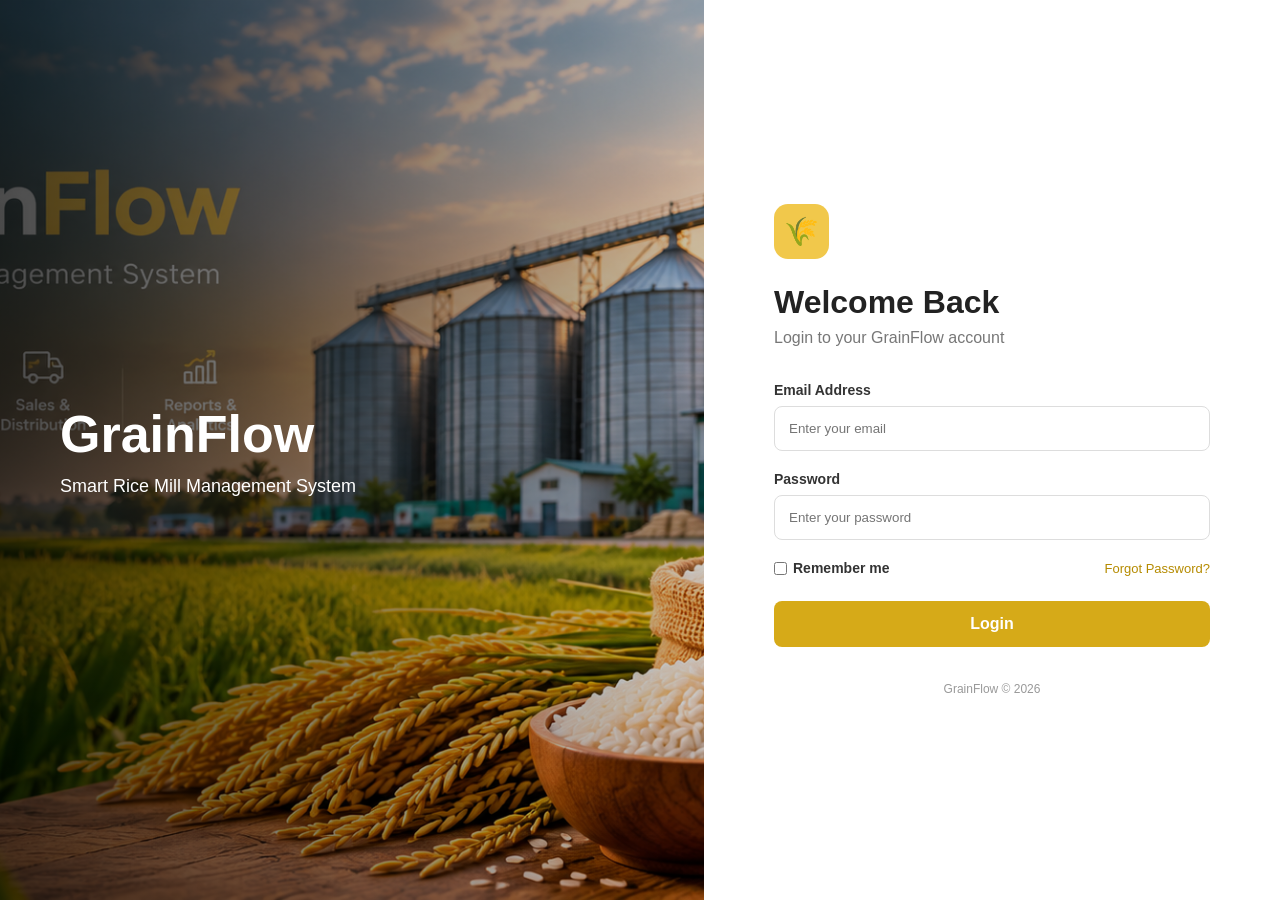
<file: GrainFlow/index.html>
<!doctype html>
<html lang="en">
  <head>
    <meta charset="UTF-8" />
    <meta name="viewport" content="width=device-width, initial-scale=1.0" />

    <title>GrainFlow | Login</title>

    <link rel="stylesheet" href="CSS/style.css" />
  </head>

  <body>
    <div class="login-container">
      <!-- Left Side -->
      <div class="login-image">
        <div class="overlay">
          <h1>GrainFlow</h1>
          <p>Smart Rice Mill Management System</p>
        </div>
      </div>

      <!-- Right Side -->
      <div class="login-box">
        <div class="logo">🌾</div>

        <h2>Welcome Back</h2>
        <p class="subtitle">Login to your GrainFlow account</p>

        <form onsubmit="loginUser(event)">
          <label>Email Address</label>
          <input type="email" placeholder="Enter your email" required />

          <label>Password</label>
          <input type="password" placeholder="Enter your password" required />

          <div class="options">
            <label class="remember">
              <input type="checkbox" />
              Remember me
            </label>

            <a href="#">Forgot Password?</a>
          </div>

          <button type="submit">Login</button>
        </form>

        <p class="footer-text">GrainFlow © 2026</p>
      </div>
    </div>
    <script>
    function loginUser(event) {
        event.preventDefault();
        window.location.href = "HTML/dashboard.html";
    }
</script>
  </body>
</html>
</file>
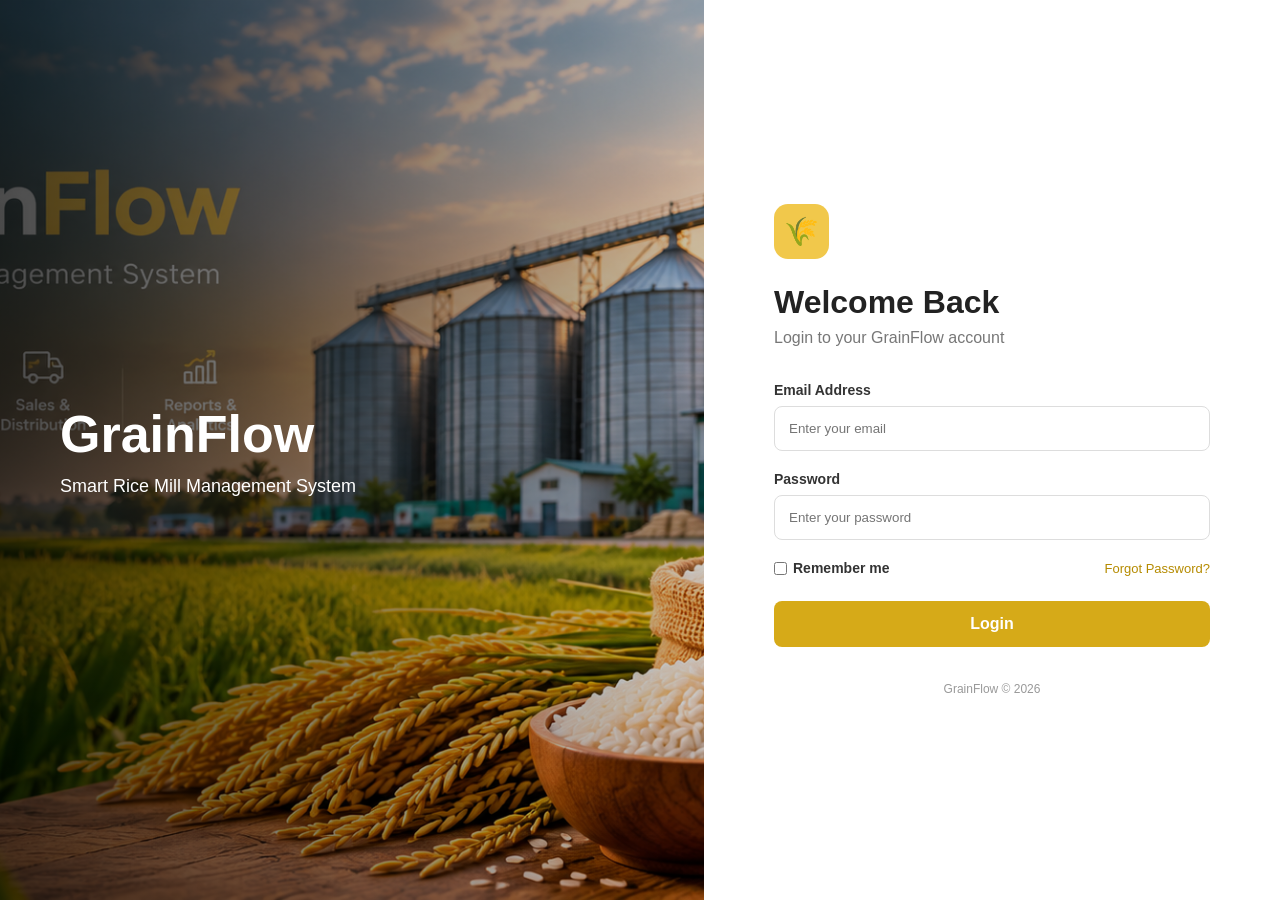
<file: GrainFlow/HTML/index.html>
<!doctype html>
<html lang="en">
  <head>
    <meta charset="UTF-8" />
    <meta name="viewport" content="width=device-width, initial-scale=1.0" />

    <title>GrainFlow | Login</title>

    <link rel="stylesheet" href="../CSS/style.css" />
  </head>

  <body>
    <div class="login-container">
      <!-- Left Side -->
      <div class="login-image">
        <div class="overlay">
          <h1>GrainFlow</h1>
          <p>Smart Rice Mill Management System</p>
        </div>
      </div>

      <!-- Right Side -->
      <div class="login-box">
        <div class="logo">🌾</div>

        <h2>Welcome Back</h2>
        <p class="subtitle">Login to your GrainFlow account</p>

        <form>
          <label>Email Address</label>
          <input type="email" placeholder="Enter your email" required />

          <label>Password</label>
          <input type="password" placeholder="Enter your password" required />

          <div class="options">
            <label class="remember">
              <input type="checkbox" />
              Remember me
            </label>

            <a href="#">Forgot Password?</a>
          </div>

          <button type="submit">Login</button>
        </form>

        <p class="footer-text">GrainFlow © 2026</p>
      </div>
    </div>
  </body>
</html>
</file>
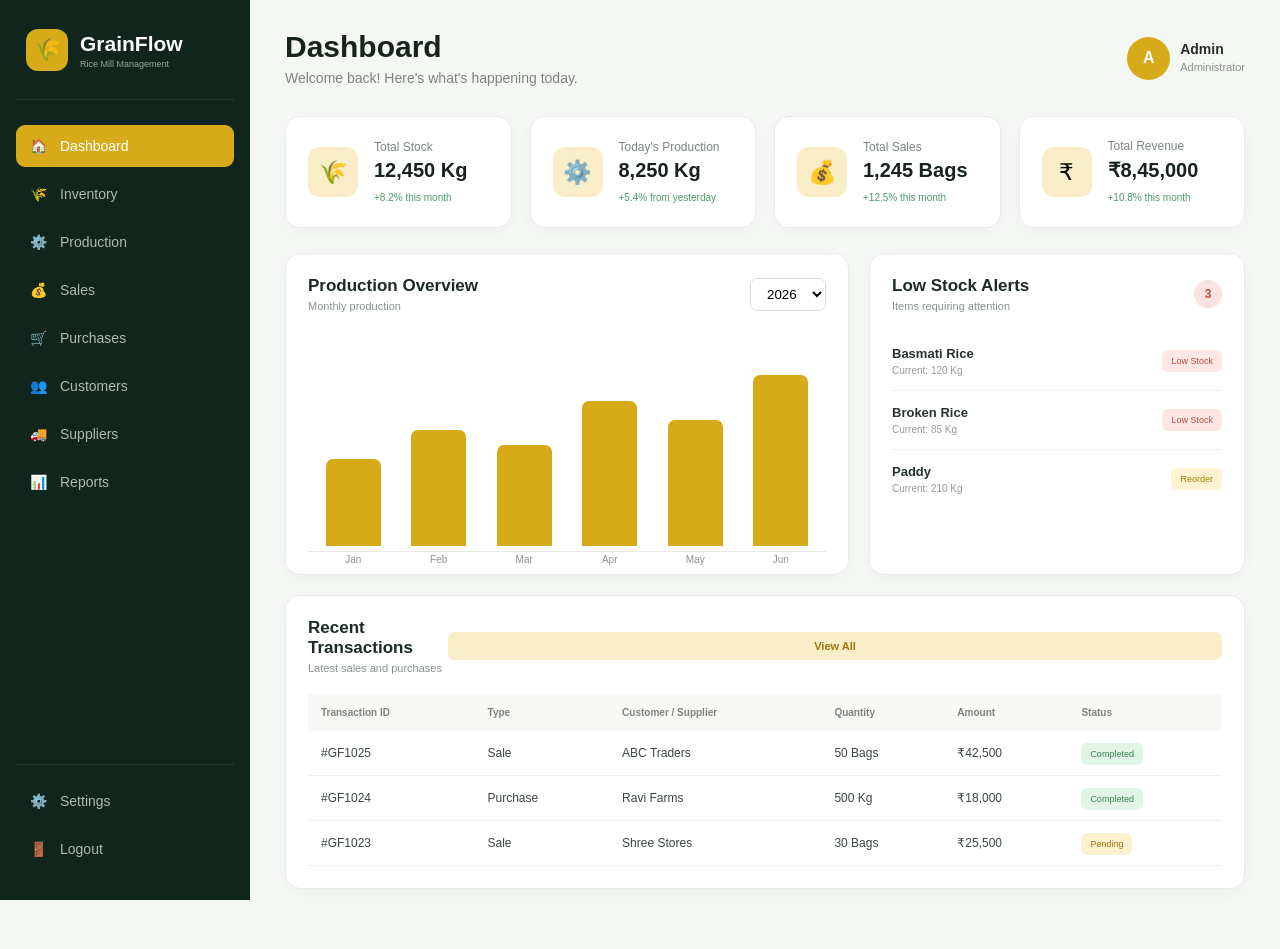
<file: GrainFlow/HTML/dashboard.html>
<!doctype html>
<html lang="en">
  <head>
    <meta charset="UTF-8" />
    <meta name="viewport" content="width=device-width, initial-scale=1.0" />

    <title>GrainFlow | Dashboard</title>

    <link rel="stylesheet" href="../CSS/style.css" />
  </head>

  <body>
    <div class="dashboard">
      <!-- SIDEBAR -->
      <aside class="sidebar">
        <div class="brand">
          <div class="brand-icon">🌾</div>
          <div>
            <h2>GrainFlow</h2>
            <span>Rice Mill Management</span>
          </div>
        </div>
        <nav class="sidebar-menu">
          <a href="dashboard.html" class="active">
            🏠 <span>Dashboard</span>
          </a>

          <a href="inventory.html"> 🌾 <span>Inventory</span> </a>

          <a href="../pages/production.html"> ⚙️ <span>Production</span> </a>

          <a href="../pages/sales.html"> 💰 <span>Sales</span> </a>

          <a href="../pages/purchases.html"> 🛒 <span>Purchases</span> </a>

          <a href="../pages/customers.html"> 👥 <span>Customers</span> </a>

          <a href="../pages/suppliers.html"> 🚚 <span>Suppliers</span> </a>

          <a href="../pages/reports.html"> 📊 <span>Reports</span> </a>
        </nav>

        <div class="sidebar-bottom">
          <a href="#">⚙️ <span>Settings</span></a>
          <a href="login.html">🚪 <span>Logout</span></a>
        </div>
      </aside>

      <!-- MAIN CONTENT -->
      <main class="main-content">
        <!-- TOP BAR -->
        <header class="topbar">
          <div>
            <h1>Dashboard</h1>
            <p>Welcome back! Here's what's happening today.</p>
          </div>

          <div class="profile">
            <div class="profile-icon">A</div>
            <div>
              <strong>Admin</strong>
              <small>Administrator</small>
            </div>
          </div>
        </header>

        <!-- STAT CARDS -->
        <section class="stats">
          <div class="stat-card">
            <div class="stat-icon">🌾</div>
            <div>
              <p>Total Stock</p>
              <h2 id="dashboardTotalStock">12,450 Kg</h2>
              <span>+8.2% this month</span>
            </div>
          </div>

          <div class="stat-card">
            <div class="stat-icon">⚙️</div>
            <div>
              <p>Today's Production</p>
              <h2 id="dashboardProduction">8,250 Kg</h2>
              <span>+5.4% from yesterday</span>
            </div>
          </div>

          <div class="stat-card">
            <div class="stat-icon">💰</div>
            <div>
              <p>Total Sales</p>
              <h2 id="dashboardSales">1,245 Bags</h2>
              <span>+12.5% this month</span>
            </div>
          </div>

          <div class="stat-card">
            <div class="stat-icon">₹</div>
            <div>
              <p>Total Revenue</p>
              <h2 id="dashboardRevenue">₹8,45,000</h2>
              <span>+10.8% this month</span>
            </div>
          </div>
        </section>

        <!-- CONTENT GRID -->
        <section class="dashboard-grid">
          <!-- PRODUCTION -->
          <div class="panel production-panel">
            <div class="panel-header">
              <div>
                <h3>Production Overview</h3>
                <p>Monthly production</p>
              </div>

              <select>
                <option>2026</option>
                <option>2025</option>
              </select>
            </div>

            <div class="chart-placeholder">
              <div class="bar b1"><span>Jan</span></div>
              <div class="bar b2"><span>Feb</span></div>
              <div class="bar b3"><span>Mar</span></div>
              <div class="bar b4"><span>Apr</span></div>
              <div class="bar b5"><span>May</span></div>
              <div class="bar b6"><span>Jun</span></div>
            </div>
          </div>

          <!-- LOW STOCK -->
          <div class="panel">
            <div class="panel-header">
              <div>
                <h3>Low Stock Alerts</h3>
                <p>Items requiring attention</p>
              </div>

              <span class="alert-count">3</span>
            </div>

            <div class="stock-item">
              <div>
                <strong>Basmati Rice</strong>
                <small>Current: 120 Kg</small>
              </div>
              <span class="danger">Low Stock</span>
            </div>

            <div class="stock-item">
              <div>
                <strong>Broken Rice</strong>
                <small>Current: 85 Kg</small>
              </div>
              <span class="danger">Low Stock</span>
            </div>

            <div class="stock-item">
              <div>
                <strong>Paddy</strong>
                <small>Current: 210 Kg</small>
              </div>
              <span class="warning">Reorder</span>
            </div>
          </div>
        </section>

        <!-- RECENT TRANSACTIONS -->
        <section class="panel transactions">
          <div class="panel-header">
            <div>
              <h3>Recent Transactions</h3>
              <p>Latest sales and purchases</p>
            </div>

            <button class="view-btn">View All</button>
          </div>

          <div class="table-container">
            <table>
              <thead>
                <tr>
                  <th>Transaction ID</th>
                  <th>Type</th>
                  <th>Customer / Supplier</th>
                  <th>Quantity</th>
                  <th>Amount</th>
                  <th>Status</th>
                </tr>
              </thead>

              <tbody>
                <tr>
                  <td>#GF1025</td>
                  <td>Sale</td>
                  <td>ABC Traders</td>
                  <td>50 Bags</td>
                  <td>₹42,500</td>
                  <td><span class="status completed">Completed</span></td>
                </tr>

                <tr>
                  <td>#GF1024</td>
                  <td>Purchase</td>
                  <td>Ravi Farms</td>
                  <td>500 Kg</td>
                  <td>₹18,000</td>
                  <td><span class="status completed">Completed</span></td>
                </tr>

                <tr>
                  <td>#GF1023</td>
                  <td>Sale</td>
                  <td>Shree Stores</td>
                  <td>30 Bags</td>
                  <td>₹25,500</td>
                  <td><span class="status pending">Pending</span></td>
                </tr>
              </tbody>
            </table>
          </div>
        </section>
      </main>
    </div>
    <script>
      const savedStock = localStorage.getItem("grainflowTotalStock");

      if (savedStock !== null) {
        document.getElementById("dashboardTotalStock").innerText =
          Number(savedStock).toLocaleString() + " Kg";
      }
    </script>
    <script>
      const savedProduction = localStorage.getItem("grainflowProduction");

      if (savedProduction !== null) {
        document.getElementById("dashboardProduction").innerText =
          Number(savedProduction).toLocaleString() + " Kg";
      }
    </script>
    <script>
      const savedSales = localStorage.getItem("grainflowSales");

      if (savedSales !== null) {
        document.getElementById("dashboardSales").innerText =
          Number(savedSales).toLocaleString() + " Bags";
      }
    </script>
    <script>
      const savedRevenue = localStorage.getItem("grainflowRevenue");

      if (savedRevenue !== null) {
        document.getElementById("dashboardRevenue").innerText =
          "₹" + Number(savedRevenue).toLocaleString("en-IN");
      }
    </script>
  </body>
</html>
</file>
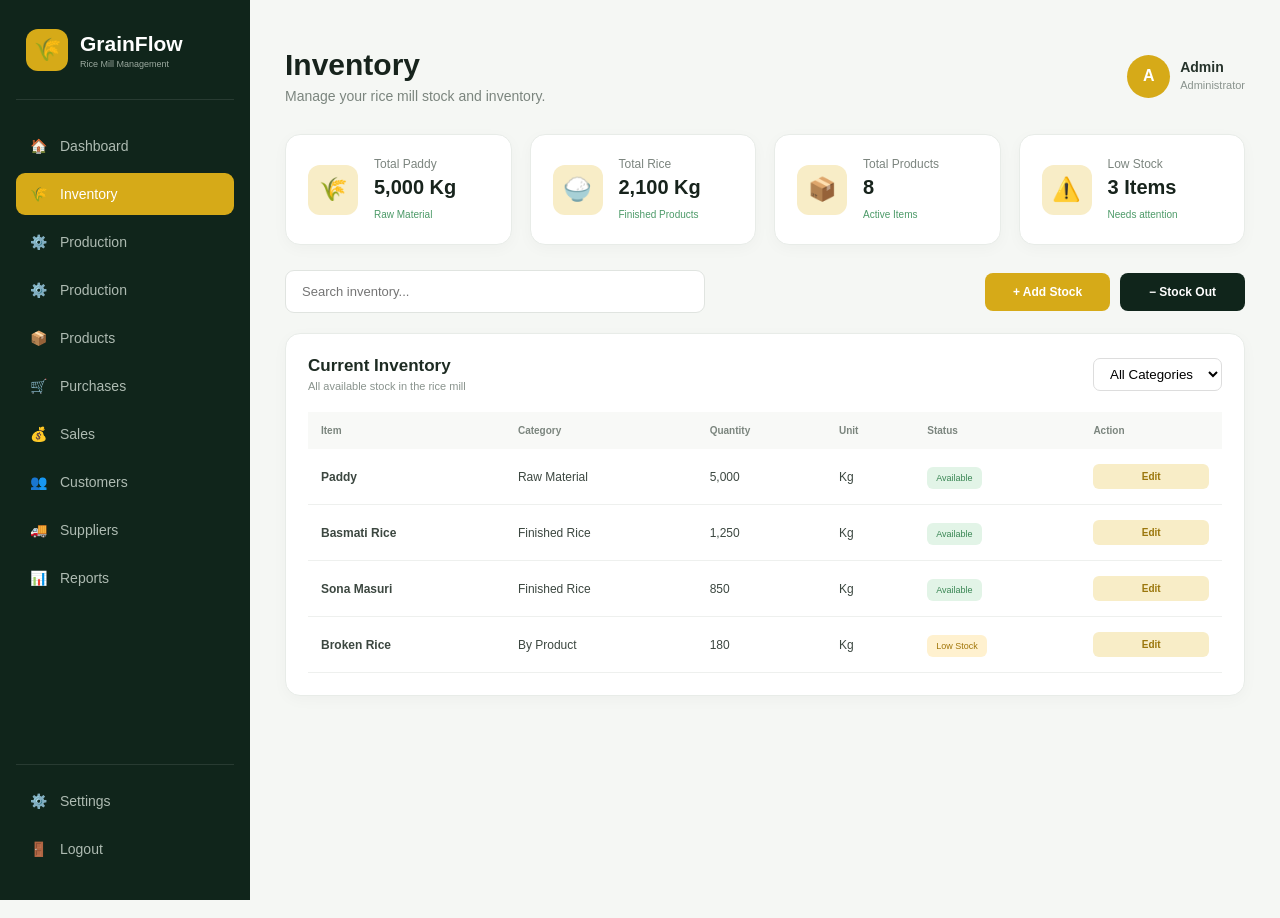
<file: GrainFlow/HTML/inventory.html>
<!doctype html>
<html lang="en">
  <head>
    <meta charset="UTF-8" />
    <meta name="viewport" content="width=device-width, initial-scale=1.0" />
    <title>GrainFlow | Inventory</title>

    <link rel="stylesheet" href="../CSS/style.css" />
  </head>

  <>
    <div class="dashboard">
      <!-- SIDEBAR -->
      <aside class="sidebar">
        <div class="brand">
          <div class="brand-icon">🌾</div>
          <div>
            <h2>GrainFlow</h2>
            <span>Rice Mill Management</span>
          </div>
        </div>

        <nav class="sidebar-menu">
          <a href="dashboard.html"> 🏠 <span>Dashboard</span> </a>

          <a href="inventory.html" class="active">
            🌾 <span>Inventory</span>
          </a>
          <a href="../pages/production.html">
    ⚙️ <span>Production</span>
</a>

          <a href="#"> ⚙️ <span>Production</span> </a>

          <a href="#"> 📦 <span>Products</span> </a>

          <a href="#"> 🛒 <span>Purchases</span> </a>

          <a href="#"> 💰 <span>Sales</span> </a>

          <a href="#"> 👥 <span>Customers</span> </a>

          <a href="#"> 🚚 <span>Suppliers</span> </a>

          <a href="#"> 📊 <span>Reports</span> </a>
        </nav>

        <div class="sidebar-bottom">
          <a href="#">⚙️ <span>Settings</span></a>
          <a href="login.html">🚪 <span>Logout</span></a>
        </div>
      </aside>

      <!-- MAIN CONTENT -->
      <main class="main-content">
        <!-- HEADER -->
        <header class="topbar">
          <div>
            <h1>Inventory</h1>
            <p>Manage your rice mill stock and inventory.</p>
          </div>

          <div class="profile">
            <div class="profile-icon">A</div>

            <div>
              <strong>Admin</strong>
              <small>Administrator</small>
            </div>
          </div>
        </header>

        <!-- INVENTORY SUMMARY -->
        <section class="stats">
          <div class="stat-card">
            <div class="stat-icon">🌾</div>

            <div>
              <p>Total Paddy</p>
              <h2 id="totalPaddy">5,000 Kg</h2>
              <span>Raw Material</span>
            </div>
          </div>

          <div class="stat-card">
            <div class="stat-icon">🍚</div>

            <div>
              <p>Total Rice</p>
              <h2 id="totalRice">3,250 Kg</h2>
              <span>Finished Products</span>
            </div>
          </div>

          <div class="stat-card">
            <div class="stat-icon">📦</div>

            <div>
              <p>Total Products</p>
              <h2>8</h2>
              <span>Active Items</span>
            </div>
          </div>

          <div class="stat-card">
            <div class="stat-icon">⚠️</div>

            <div>
              <p>Low Stock</p>
              <h2>3 Items</h2>
              <span>Needs attention</span>
            </div>
          </div>
        </section>

        <!-- ACTION BAR -->
        <section class="inventory-actions">
          <div class="search-box">
            <input
              type="text"
              id="searchInput"
              placeholder="Search inventory..."
            />
          </div>

          <div class="action-buttons">
            <button class="add-stock-btn" onclick="openModal()">
              + Add Stock
            </button>

            <button class="stock-out-btn" onclick="openStockOutModal()">
                − Stock Out
            </button>
          </div>
        </section>

        <!-- INVENTORY TABLE -->
        <section class="panel transactions">
          <div class="panel-header">
            <div>
              <h3>Current Inventory</h3>
              <p>All available stock in the rice mill</p>
            </div>

            <select id="categoryFilter">
              <option value="all">All Categories</option>
              <option value="Raw Material">Raw Material</option>
              <option value="Finished Rice">Finished Rice</option>
              <option value="By Product">By Product</option>
            </select>
          </div>

          <div class="table-container">
            <table id="inventoryTable">
              <thead>
                <tr>
                  <th>Item</th>
                  <th>Category</th>
                  <th>Quantity</th>
                  <th>Unit</th>
                  <th>Status</th>
                  <th>Action</th>
                </tr>
              </thead>

              <tbody>
                <tr>
                  <td><strong>Paddy</strong></td>

                  <td>Raw Material</td>

                  <td>5,000</td>

                  <td>Kg</td>

                  <td>
                    <span class="status completed"> Available </span>
                  </td>

                  <td>
                    <button class="edit-btn">Edit</button>
                  </td>
                </tr>

                <tr>
                  <td><strong>Basmati Rice</strong></td>

                  <td>Finished Rice</td>

                  <td>1,250</td>

                  <td>Kg</td>

                  <td>
                    <span class="status completed"> Available </span>
                  </td>

                  <td>
                    <button class="edit-btn">Edit</button>
                  </td>
                </tr>

                <tr>
                  <td><strong>Sona Masuri</strong></td>

                  <td>Finished Rice</td>

                  <td>850</td>

                  <td>Kg</td>

                  <td>
                    <span class="status completed"> Available </span>
                  </td>

                  <td>
                    <button class="edit-btn">Edit</button>
                  </td>
                </tr>

                <tr>
                  <td><strong>Broken Rice</strong></td>

                  <td>By Product</td>

                  <td>180</td>

                  <td>Kg</td>

                  <td>
                    <span class="status pending"> Low Stock </span>
                  </td>

                  <td>
                    <button class="edit-btn">Edit</button>
                  </td>
                </tr>
              </tbody>
            </table>
          </div>
        </section>
      </main>
    </div>

    <!-- ADD STOCK MODAL -->

    <div class="modal-overlay" id="stockModal">
      <div class="modal">
        <div class="modal-header">
          <div>
            <h2>Add New Stock</h2>
            <p>Add a new inventory item</p>
          </div>

          <button class="close-btn" onclick="closeModal()">×</button>
        </div>

        <form id="stockForm">
          <label>Item Name</label>

          <input
            type="text"
            id="itemName"
            placeholder="Example: Paddy"
            required
          />

          <label>Category</label>

          <select id="itemCategory" required>
            <option value="">Select Category</option>

            <option value="Raw Material">Raw Material</option>

            <option value="Finished Rice">Finished Rice</option>

            <option value="By Product">By Product</option>
          </select>

          <label>Quantity</label>

          <input
            type="number"
            id="itemQuantity"
            placeholder="Enter quantity"
            min="1"
            required
          />

          <label>Unit</label>

          <select id="itemUnit">
            <option value="Kg">Kg</option>
            <option value="Bags">Bags</option>
            <option value="Tons">Tons</option>
          </select>

          <label>Supplier</label>

          <input type="text" id="supplier" placeholder="Supplier name" />

          <div class="modal-buttons">
            <button type="button" class="cancel-btn" onclick="closeModal()">
              Cancel
            </button>

            <button type="submit" class="add-stock-btn">Add Stock</button>
          </div>
        </form>
      </div>
    </div>

<!-- STOCK OUT MODAL -->

<div class="modal-overlay" id="stockOutModal">

    <div class="modal">

        <div class="modal-header">

            <div>
                <h2>Stock Out</h2>
                <p>Remove stock from inventory</p>
            </div>

            <button class="close-btn" onclick="closeStockOutModal()">
                ×
            </button>

        </div>


        <form id="stockOutForm">

            <label>Select Item</label>

            <select id="stockOutItem" required>
                <option value="">Select Item</option>
                <option value="Paddy">Paddy</option>
                <option value="Basmati Rice">Basmati Rice</option>
                <option value="Sona Masuri">Sona Masuri</option>
                <option value="Broken Rice">Broken Rice</option>
            </select>


            <label>Quantity</label>

            <input
                type="number"
                id="stockOutQuantity"
                placeholder="Enter quantity"
                min="1"
                required
            >


            <label>Reason</label>

            <select id="stockOutReason" required>

                <option value="">
                    Select Reason
                </option>

                <option value="Sale">
                    Sale
                </option>

                <option value="Production">
                    Production
                </option>

                <option value="Damaged">
                    Damaged
                </option>

                <option value="Other">
                    Other
                </option>

            </select>


            <div class="modal-buttons">

                <button
                    type="button"
                    class="cancel-btn"
                    onclick="closeStockOutModal()"
                >
                    Cancel
                </button>

                <button
                    type="submit"
                    class="stock-out-btn"
                >
                    - Stock Out
                </button>

            </div>

        </form>

    </div>

</div>
    <script src="../js/inventory.js"></script>
  </body>
</html>
</file>
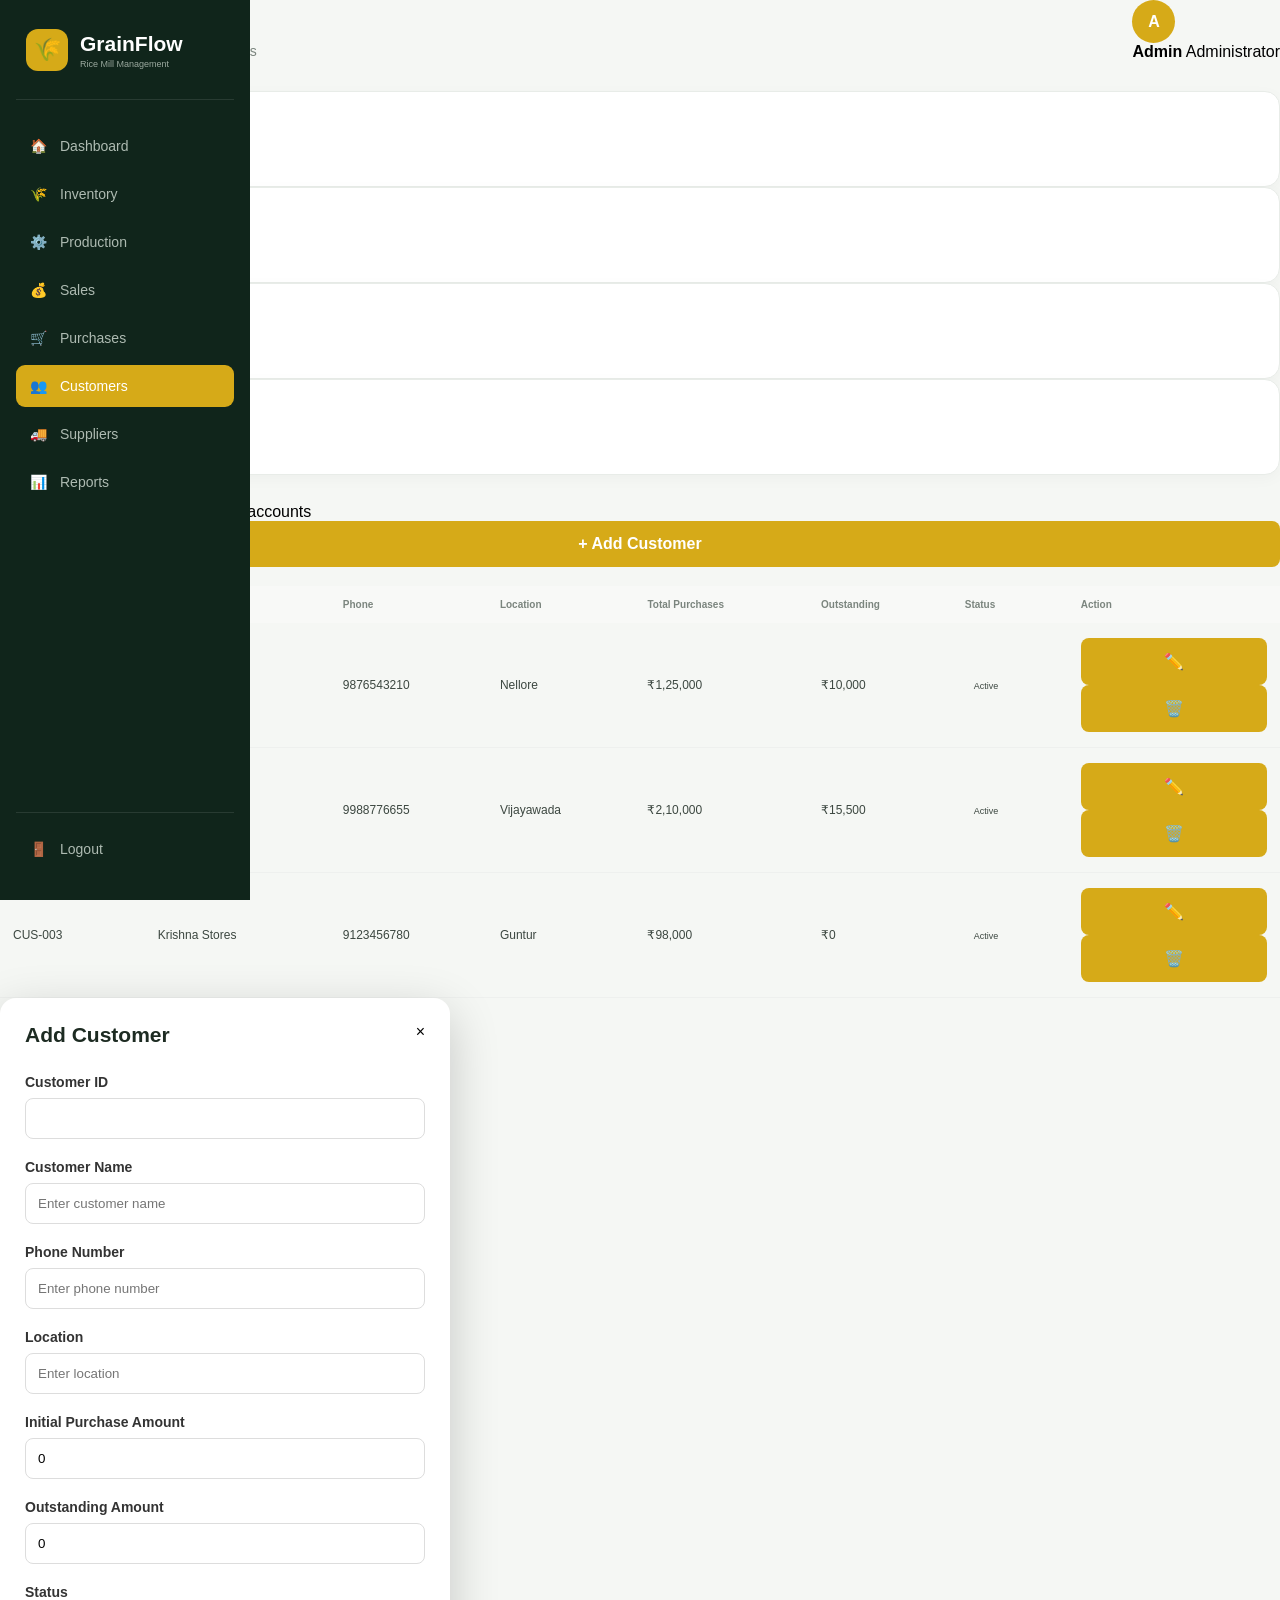
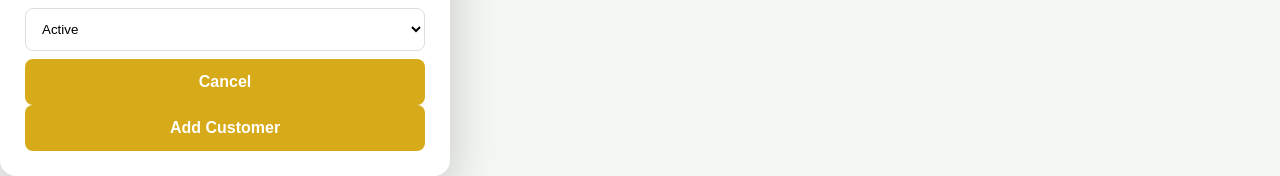
<file: GrainFlow/pages/customers.html>
<!DOCTYPE html>
<html lang="en">
<head>
    <meta charset="UTF-8">
    <meta name="viewport" content="width=device-width, initial-scale=1.0">
    <title>Customers - GrainFlow</title>

    <link rel="stylesheet" href="../CSS/style.css">
</head>

<body>

<div class="dashboard-layout">

    <!-- SIDEBAR -->
    <aside class="sidebar">

        <div class="brand">
            <div class="brand-icon">🌾</div>
            <div>
                <h2>GrainFlow</h2>
                <span>Rice Mill Management</span>
            </div>
        </div>

        <nav class="sidebar-menu">

            <a href="../HTML/dashboard.html">
                🏠 <span>Dashboard</span>
            </a>

            <a href="../HTML/inventory.html">
                🌾 <span>Inventory</span>
            </a>

            <a href="production.html">
                ⚙️ <span>Production</span>
            </a>

            <a href="sales.html">
                💰 <span>Sales</span>
            </a>

            <a href="purchases.html">
                🛒 <span>Purchases</span>
            </a>

            <a href="customers.html" class="active">
                👥 <span>Customers</span>
            </a>

            <a href="suppliers.html">
                🚚 <span>Suppliers</span>
            </a>

            <a href="reports.html">
                📊 <span>Reports</span>
            </a>

        </nav>

        <div class="sidebar-bottom">
            <a href="../index.html">
                🚪 <span>Logout</span>
            </a>
        </div>

    </aside>


    <!-- MAIN CONTENT -->
    <main class="page-content">

        <!-- TOP BAR -->
        <header class="topbar">

            <div>
                <h1>Customers</h1>
                <p>Manage customers and their transactions</p>
            </div>

            <div class="admin-profile">
                <div class="profile-icon">A</div>

                <div>
                    <strong>Admin</strong>
                    <span>Administrator</span>
                </div>
            </div>

        </header>


        <!-- SUMMARY CARDS -->
        <section class="stats-grid">

            <div class="stat-card">
                <span class="stat-icon">👥</span>
                <div>
                    <p>Total Customers</p>
                    <h2 id="totalCustomers">86</h2>
                </div>
            </div>

            <div class="stat-card">
                <span class="stat-icon">✅</span>
                <div>
                    <p>Active Customers</p>
                    <h2 id="activeCustomers">82</h2>
                </div>
            </div>

            <div class="stat-card">
                <span class="stat-icon">💰</span>
                <div>
                    <p>Total Sales</p>
                    <h2 id="customerSales">₹8,45,000</h2>
                </div>
            </div>

            <div class="stat-card">
                <span class="stat-icon">⏳</span>
                <div>
                    <p>Outstanding</p>
                    <h2 id="outstandingAmount">₹42,500</h2>
                </div>
            </div>

        </section>


        <!-- CUSTOMER SECTION -->
        <section class="content-card">

            <div class="section-header">

                <div>
                    <h2>Customer Records</h2>
                    <p>Manage customer information and accounts</p>
                </div>

                <button class="primary-btn" onclick="openCustomerModal()">
                    + Add Customer
                </button>

            </div>


            <!-- SEARCH -->
            <div class="search-filter">

                <input
                    type="text"
                    id="customerSearch"
                    placeholder="Search customers..."
                    onkeyup="searchCustomers()"
                >

            </div>


            <!-- TABLE -->
            <div class="table-container">

                <table id="customerTable">

                    <thead>
                        <tr>
                            <th>Customer ID</th>
                            <th>Name</th>
                            <th>Phone</th>
                            <th>Location</th>
                            <th>Total Purchases</th>
                            <th>Outstanding</th>
                            <th>Status</th>
                            <th>Action</th>
                        </tr>
                    </thead>

                    <tbody>

                        <tr>
                            <td>CUS-001</td>
                            <td>Ramesh Kumar</td>
                            <td>9876543210</td>
                            <td>Nellore</td>
                            <td>₹1,25,000</td>
                            <td>₹10,000</td>
                            <td>
                                <span class="status paid">Active</span>
                            </td>
                            <td>
                                <button class="action-btn">✏️</button>
                                <button class="action-btn">🗑️</button>
                            </td>
                        </tr>

                        <tr>
                            <td>CUS-002</td>
                            <td>Suresh Traders</td>
                            <td>9988776655</td>
                            <td>Vijayawada</td>
                            <td>₹2,10,000</td>
                            <td>₹15,500</td>
                            <td>
                                <span class="status paid">Active</span>
                            </td>
                            <td>
                                <button class="action-btn">✏️</button>
                                <button class="action-btn">🗑️</button>
                            </td>
                        </tr>

                        <tr>
                            <td>CUS-003</td>
                            <td>Krishna Stores</td>
                            <td>9123456780</td>
                            <td>Guntur</td>
                            <td>₹98,000</td>
                            <td>₹0</td>
                            <td>
                                <span class="status paid">Active</span>
                            </td>
                            <td>
                                <button class="action-btn">✏️</button>
                                <button class="action-btn">🗑️</button>
                            </td>
                        </tr>

                    </tbody>

                </table>

            </div>

        </section>

    </main>

</div>


<!-- ADD CUSTOMER MODAL -->
<div id="customerModal" class="modal">

    <div class="modal-content">

        <div class="modal-header">
            <h2>Add Customer</h2>
            <span class="close" onclick="closeCustomerModal()">&times;</span>
        </div>

        <form id="customerForm">

            <div class="form-group">
                <label>Customer ID</label>
                <input type="text" id="customerId" required>
            </div>

            <div class="form-group">
                <label>Customer Name</label>
                <input
                    type="text"
                    id="customerName"
                    placeholder="Enter customer name"
                    required
                >
            </div>

            <div class="form-group">
                <label>Phone Number</label>
                <input
                    type="tel"
                    id="customerPhone"
                    placeholder="Enter phone number"
                    required
                >
            </div>

            <div class="form-group">
                <label>Location</label>
                <input
                    type="text"
                    id="customerLocation"
                    placeholder="Enter location"
                    required
                >
            </div>

            <div class="form-group">
                <label>Initial Purchase Amount</label>
                <input
                    type="number"
                    id="initialPurchase"
                    min="0"
                    value="0"
                >
            </div>

            <div class="form-group">
                <label>Outstanding Amount</label>
                <input
                    type="number"
                    id="initialOutstanding"
                    min="0"
                    value="0"
                >
            </div>

            <div class="form-group">
                <label>Status</label>

                <select id="customerStatus">
                    <option value="Active">Active</option>
                    <option value="Inactive">Inactive</option>
                </select>

            </div>

            <div class="modal-actions">

                <button
                    type="button"
                    class="secondary-btn"
                    onclick="closeCustomerModal()"
                >
                    Cancel
                </button>

                <button
                    type="submit"
                    class="primary-btn"
                >
                    Add Customer
                </button>

            </div>

        </form>

    </div>

</div>


<script src="../js/customers.js"></script>

</body>
</html>
</file>
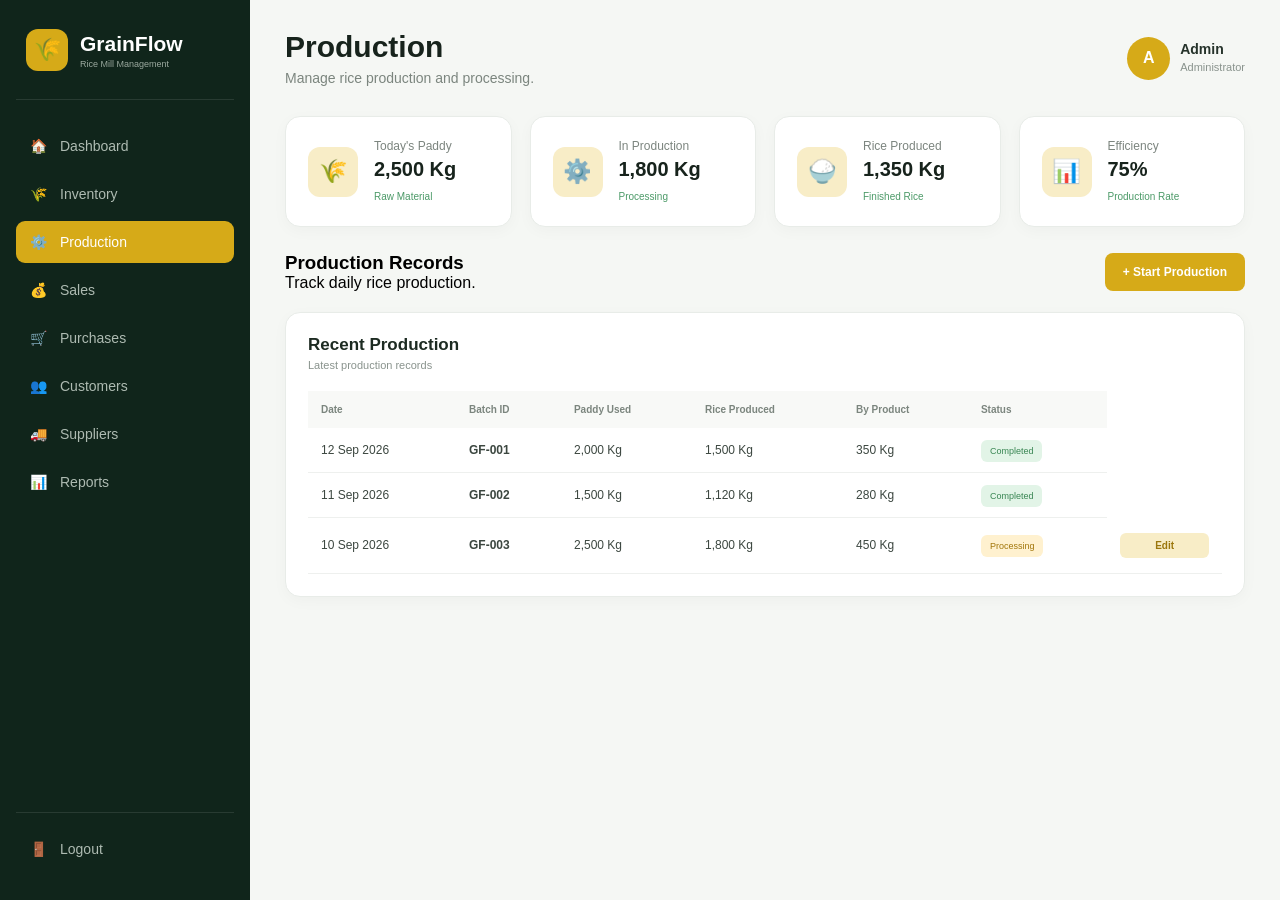
<file: GrainFlow/pages/production.html>
<!doctype html>
<html lang="en">
  <head>
    <meta charset="UTF-8" />
    <meta name="viewport" content="width=device-width, initial-scale=1.0" />

    <title>GrainFlow | Production</title>

    <link rel="stylesheet" href="../CSS/style.css" />
  </head>

  <body>
    <div class="dashboard">
      <!-- SIDEBAR -->
      <aside class="sidebar">
        <div class="brand">
          <div class="brand-icon">🌾</div>

          <div>
            <h2>GrainFlow</h2>
            <span>Rice Mill Management</span>
          </div>
        </div>

        <nav class="sidebar-menu">
          <a href="../HTML/dashboard.html"> 🏠 <span>Dashboard</span> </a>

          <a href="../HTML/inventory.html"> 🌾 <span>Inventory</span> </a>

          <a href="production.html" class="active">
            ⚙️ <span>Production</span>
          </a>

          <a href="sales.html"> 💰 <span>Sales</span> </a>

          <a href="purchases.html"> 🛒 <span>Purchases</span> </a>

          <a href="customers.html"> 👥 <span>Customers</span> </a>

          <a href="suppliers.html"> 🚚 <span>Suppliers</span> </a>

          <a href="reports.html"> 📊 <span>Reports</span> </a>
        </nav>

        <div class="sidebar-bottom">
          <a href="../HTML/login.html"> 🚪 <span>Logout</span> </a>
        </div>
      </aside>
      <!-- MAIN CONTENT -->
      <main class="main-content">
        <!-- HEADER -->
        <header class="topbar">
          <div>
            <h1>Production</h1>
            <p>Manage rice production and processing.</p>
          </div>

          <div class="profile">
            <div class="profile-icon">A</div>

            <div>
              <strong>Admin</strong>
              <small>Administrator</small>
            </div>
          </div>
        </header>

        <!-- PRODUCTION CONTENT -->

        <section class="stats">
          <div class="stat-card">
            <div class="stat-icon">🌾</div>

            <div>
              <p>Today's Paddy</p>
              <h2 id="todayPaddy">2,500 Kg</h2>
              <span>Raw Material</span>
            </div>
          </div>

          <div class="stat-card">
            <div class="stat-icon">⚙️</div>

            <div>
              <p>In Production</p>
              <h2 id="inProduction">1,800 Kg</h2>
              <span>Processing</span>
            </div>
          </div>

          <div class="stat-card">
            <div class="stat-icon">🍚</div>

            <div>
              <p>Rice Produced</p>
              <h2 id="riceProducedTotal">1,350 Kg</h2>
              <span>Finished Rice</span>
            </div>
          </div>

          <div class="stat-card">
            <div class="stat-icon">📊</div>

            <div>
              <p>Efficiency</p>
              <h2 id="efficiency">75%</h2>
              <span>Production Rate</span>
            </div>
          </div>
        </section>

        <!-- PRODUCTION ACTION -->

        <section class="inventory-actions">
          <div>
            <h3>Production Records</h3>
            <p>Track daily rice production.</p>
          </div>

          <button class="add-stock-btn" onclick="openProductionModal()">
            + Start Production
          </button>
        </section>

        <!-- PRODUCTION TABLE -->

        <section class="panel transactions">
          <div class="panel-header">
            <div>
              <h3>Recent Production</h3>
              <p>Latest production records</p>
            </div>
          </div>

          <div class="table-container">
            <table id="productionTable">
              <thead>
                <tr>
                  <th>Date</th>
                  <th>Batch ID</th>
                  <th>Paddy Used</th>
                  <th>Rice Produced</th>
                  <th>By Product</th>
                  <th>Status</th>
                </tr>
              </thead>

              <tbody>
                <tr>
                  <td>12 Sep 2026</td>

                  <td>
                    <strong>GF-001</strong>
                  </td>

                  <td>2,000 Kg</td>

                  <td>1,500 Kg</td>

                  <td>350 Kg</td>

                  <td>
                    <span class="status completed"> Completed </span>
                  </td>
                </tr>

                <tr>
                  <td>11 Sep 2026</td>

                  <td>
                    <strong>GF-002</strong>
                  </td>

                  <td>1,500 Kg</td>

                  <td>1,120 Kg</td>

                  <td>280 Kg</td>

                  <td>
                    <span class="status completed"> Completed </span>
                  </td>
                </tr>

                <tr>
                  <td>10 Sep 2026</td>

                  <td>
                    <strong>GF-003</strong>
                  </td>

                  <td>2,500 Kg</td>

                  <td>1,800 Kg</td>

                  <td>450 Kg</td>

                  <td>
                    <span class="status pending"> Processing </span>
                  </td>
                  <td>
                    <button class="edit-btn">Edit</button>
                  </td>
                </tr>
              </tbody>
            </table>
          </div>
        </section>
      </main>
    </div>
    <!-- PRODUCTION MODAL -->

    <div class="modal-overlay" id="productionModal">
      <div class="modal">
        <div class="modal-header">
          <div>
            <h2>Start Production</h2>
            <p>Create a new production batch</p>
          </div>

          <button class="close-btn" onclick="closeProductionModal()">×</button>
        </div>

        <form id="productionForm">
          <label>Batch ID</label>

          <input
            type="text"
            id="batchId"
            placeholder="Example: GF-004"
            required
          />

          <label>Paddy Quantity</label>

          <input
            type="number"
            id="paddyQuantity"
            placeholder="Enter paddy quantity"
            min="1"
            required
          />
          <label>Rice Produced</label>

          <input
            type="number"
            id="riceProduced"
            placeholder="Auto calculated"
            min="0"
            readonly
          />

          <label>By Product</label>

          <input
            type="number"
            id="byProduct"
            placeholder="Auto calculated"
            min="0"
            readonly
          />

          <label>Production Date</label>

          <input type="date" id="productionDate" required />

          <label>Production Status</label>

          <select id="productionStatus" required>
            <option value="">Select Status</option>

            <option value="Processing">Processing</option>

            <option value="Completed">Completed</option>
          </select>

          <div class="modal-buttons">
            <button
              type="button"
              class="cancel-btn"
              onclick="closeProductionModal()"
            >
              Cancel
            </button>

            <button type="submit" class="add-stock-btn">
              Start Production
            </button>
          </div>
        </form>
      </div>
    </div>
    <script src="../js/production.js"></script>
  </body>
</html>
</file>
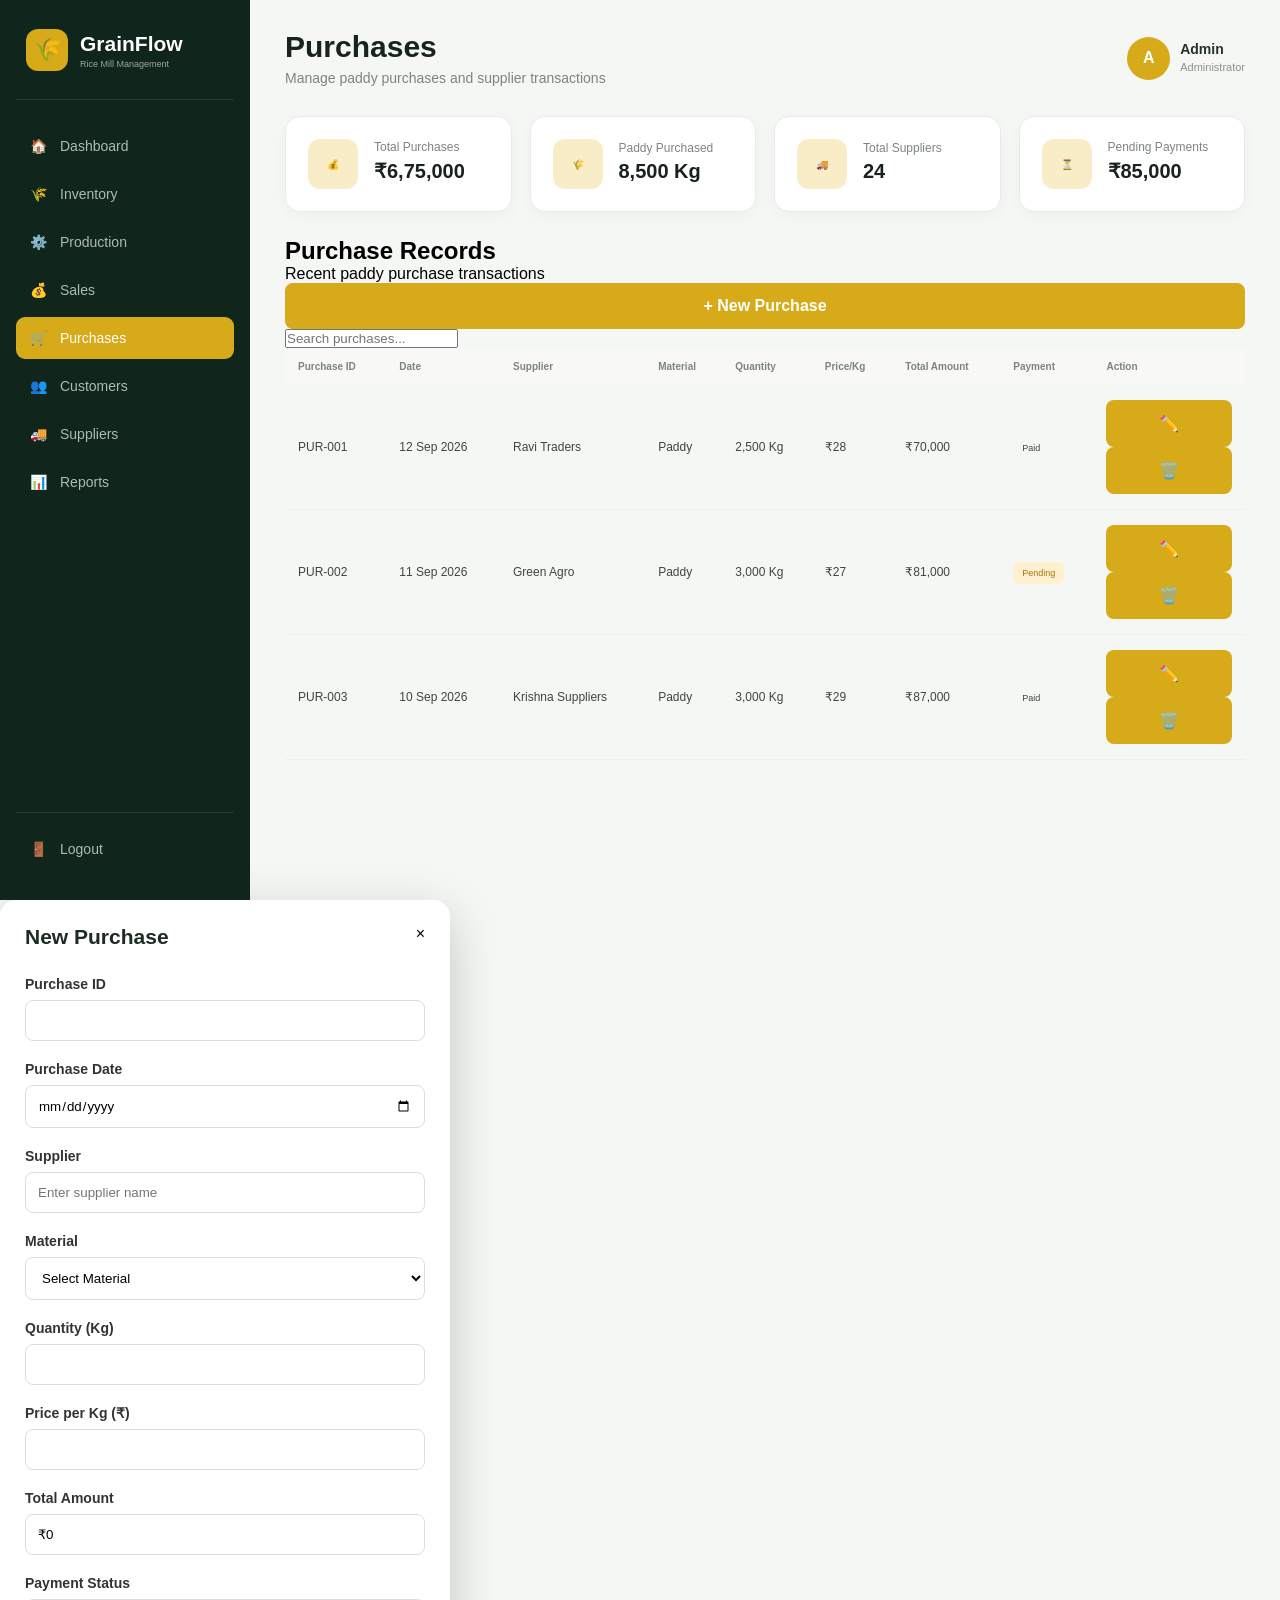
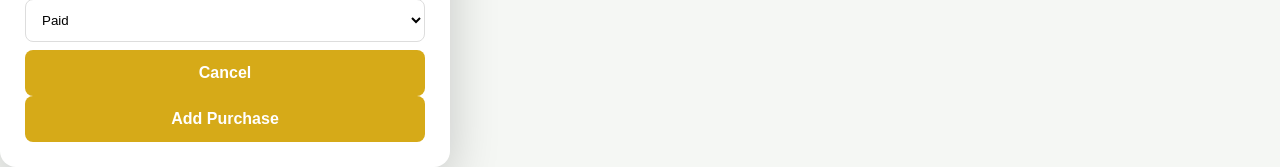
<file: GrainFlow/pages/purchases.html>
<!DOCTYPE html>
<html lang="en">
<head>
    <meta charset="UTF-8">
    <meta name="viewport" content="width=device-width, initial-scale=1.0">
    <title>Purchases - GrainFlow</title>

    <link rel="stylesheet" href="../CSS/style.css">
</head>

<body>

<div class="dashboard">

    <!-- SIDEBAR -->
    <aside class="sidebar">

        <div class="brand">
            <div class="brand-icon">🌾</div>
            <div>
                <h2>GrainFlow</h2>
                <span>Rice Mill Management</span>
            </div>
        </div>

        <nav class="sidebar-menu">

            <a href="../HTML/dashboard.html">
                🏠 <span>Dashboard</span>
            </a>

            <a href="../HTML/inventory.html">
                🌾 <span>Inventory</span>
            </a>

            <a href="production.html">
                ⚙️ <span>Production</span>
            </a>

            <a href="sales.html">
                💰 <span>Sales</span>
            </a>

            <a href="purchases.html" class="active">
                🛒 <span>Purchases</span>
            </a>

            <a href="customers.html">
                👥 <span>Customers</span>
            </a>

            <a href="suppliers.html">
                🚚 <span>Suppliers</span>
            </a>

            <a href="reports.html">
                📊 <span>Reports</span>
            </a>

        </nav>

        <div class="sidebar-bottom">
            <a href="../index.html">
                🚪 <span>Logout</span>
            </a>
        </div>

    </aside>


    <!-- MAIN CONTENT -->
    <main class="main-content">

        <!-- TOP BAR -->
        <header class="topbar">

            <div>
                <h1>Purchases</h1>
                <p>Manage paddy purchases and supplier transactions</p>
            </div>

            <div class="profile">
                <div class="profile-icon">A</div>
                <div>
                    <strong>Admin</strong>
                    <small>Administrator</small>
                </div>
            </div>

        </header>


        <!-- SUMMARY CARDS -->
        <section class="stats">

            <div class="stat-card">
                <span class="stat-icon">💰</span>
                <div>
                    <p>Total Purchases</p>
                    <h2 id="totalPurchases">₹6,75,000</h2>
                </div>
            </div>

            <div class="stat-card">
                <span class="stat-icon">🌾</span>
                <div>
                    <p>Paddy Purchased</p>
                    <h2 id="totalPaddyPurchased">8,500 Kg</h2>
                </div>
            </div>

            <div class="stat-card">
                <span class="stat-icon">🚚</span>
                <div>
                    <p>Total Suppliers</p>
                    <h2 id="totalSuppliers">24</h2>
                </div>
            </div>

            <div class="stat-card">
                <span class="stat-icon">⏳</span>
                <div>
                    <p>Pending Payments</p>
                    <h2 id="pendingPayments">₹85,000</h2>
                </div>
            </div>

        </section>


        <!-- PURCHASE SECTION -->
        <section class="content-card">

            <div class="section-header">

                <div>
                    <h2>Purchase Records</h2>
                    <p>Recent paddy purchase transactions</p>
                </div>

                <button class="primary-btn" onclick="openPurchaseModal()">
                    + New Purchase
                </button>

            </div>


            <!-- SEARCH -->
            <div class="search-filter">

                <input
                    type="text"
                    id="purchaseSearch"
                    placeholder="Search purchases..."
                    onkeyup="searchPurchases()"
                >

            </div>


            <!-- TABLE -->
            <div class="table-container">

                <table id="purchaseTable">

                    <thead>
                        <tr>
                            <th>Purchase ID</th>
                            <th>Date</th>
                            <th>Supplier</th>
                            <th>Material</th>
                            <th>Quantity</th>
                            <th>Price/Kg</th>
                            <th>Total Amount</th>
                            <th>Payment</th>
                            <th>Action</th>
                        </tr>
                    </thead>

                    <tbody>

                        <tr>
                            <td>PUR-001</td>
                            <td>12 Sep 2026</td>
                            <td>Ravi Traders</td>
                            <td>Paddy</td>
                            <td>2,500 Kg</td>
                            <td>₹28</td>
                            <td>₹70,000</td>
                            <td><span class="status paid">Paid</span></td>
                            <td>
                                <button class="action-btn">✏️</button>
                                <button class="action-btn">🗑️</button>
                            </td>
                        </tr>

                        <tr>
                            <td>PUR-002</td>
                            <td>11 Sep 2026</td>
                            <td>Green Agro</td>
                            <td>Paddy</td>
                            <td>3,000 Kg</td>
                            <td>₹27</td>
                            <td>₹81,000</td>
                            <td><span class="status pending">Pending</span></td>
                            <td>
                                <button class="action-btn">✏️</button>
                                <button class="action-btn">🗑️</button>
                            </td>
                        </tr>

                        <tr>
                            <td>PUR-003</td>
                            <td>10 Sep 2026</td>
                            <td>Krishna Suppliers</td>
                            <td>Paddy</td>
                            <td>3,000 Kg</td>
                            <td>₹29</td>
                            <td>₹87,000</td>
                            <td><span class="status paid">Paid</span></td>
                            <td>
                                <button class="action-btn">✏️</button>
                                <button class="action-btn">🗑️</button>
                            </td>
                        </tr>

                    </tbody>

                </table>

            </div>

        </section>

    </main>

</div>


<!-- NEW PURCHASE MODAL -->
<div id="purchaseModal" class="modal">

    <div class="modal-content">

        <div class="modal-header">
            <h2>New Purchase</h2>
            <span class="close" onclick="closePurchaseModal()">&times;</span>
        </div>

        <form id="purchaseForm">

            <div class="form-group">
                <label>Purchase ID</label>
                <input type="text" id="purchaseId" required>
            </div>

            <div class="form-group">
                <label>Purchase Date</label>
                <input type="date" id="purchaseDate" required>
            </div>

            <div class="form-group">
                <label>Supplier</label>
                <input
                    type="text"
                    id="supplierName"
                    placeholder="Enter supplier name"
                    required
                >
            </div>

            <div class="form-group">
                <label>Material</label>

                <select id="material" required>
                    <option value="">Select Material</option>
                    <option value="Paddy">Paddy</option>
                    <option value="Rice">Rice</option>
                </select>

            </div>

            <div class="form-group">
                <label>Quantity (Kg)</label>
                <input
                    type="number"
                    id="purchaseQuantity"
                    min="1"
                    required
                >
            </div>

            <div class="form-group">
                <label>Price per Kg (₹)</label>
                <input
                    type="number"
                    id="purchasePrice"
                    min="0"
                    required
                >
            </div>

            <div class="form-group">
                <label>Total Amount</label>
                <input
                    type="text"
                    id="purchaseTotal"
                    value="₹0"
                    readonly
                >
            </div>

            <div class="form-group">
                <label>Payment Status</label>

                <select id="paymentStatus" required>
                    <option value="Paid">Paid</option>
                    <option value="Pending">Pending</option>
                </select>

            </div>

            <div class="modal-actions">

                <button
                    type="button"
                    class="secondary-btn"
                    onclick="closePurchaseModal()"
                >
                    Cancel
                </button>

                <button
                    type="submit"
                    class="primary-btn"
                >
                    Add Purchase
                </button>

            </div>

        </form>

    </div>

</div>


<script src="../js/purchases.js"></script>

</body>
</html>
</file>
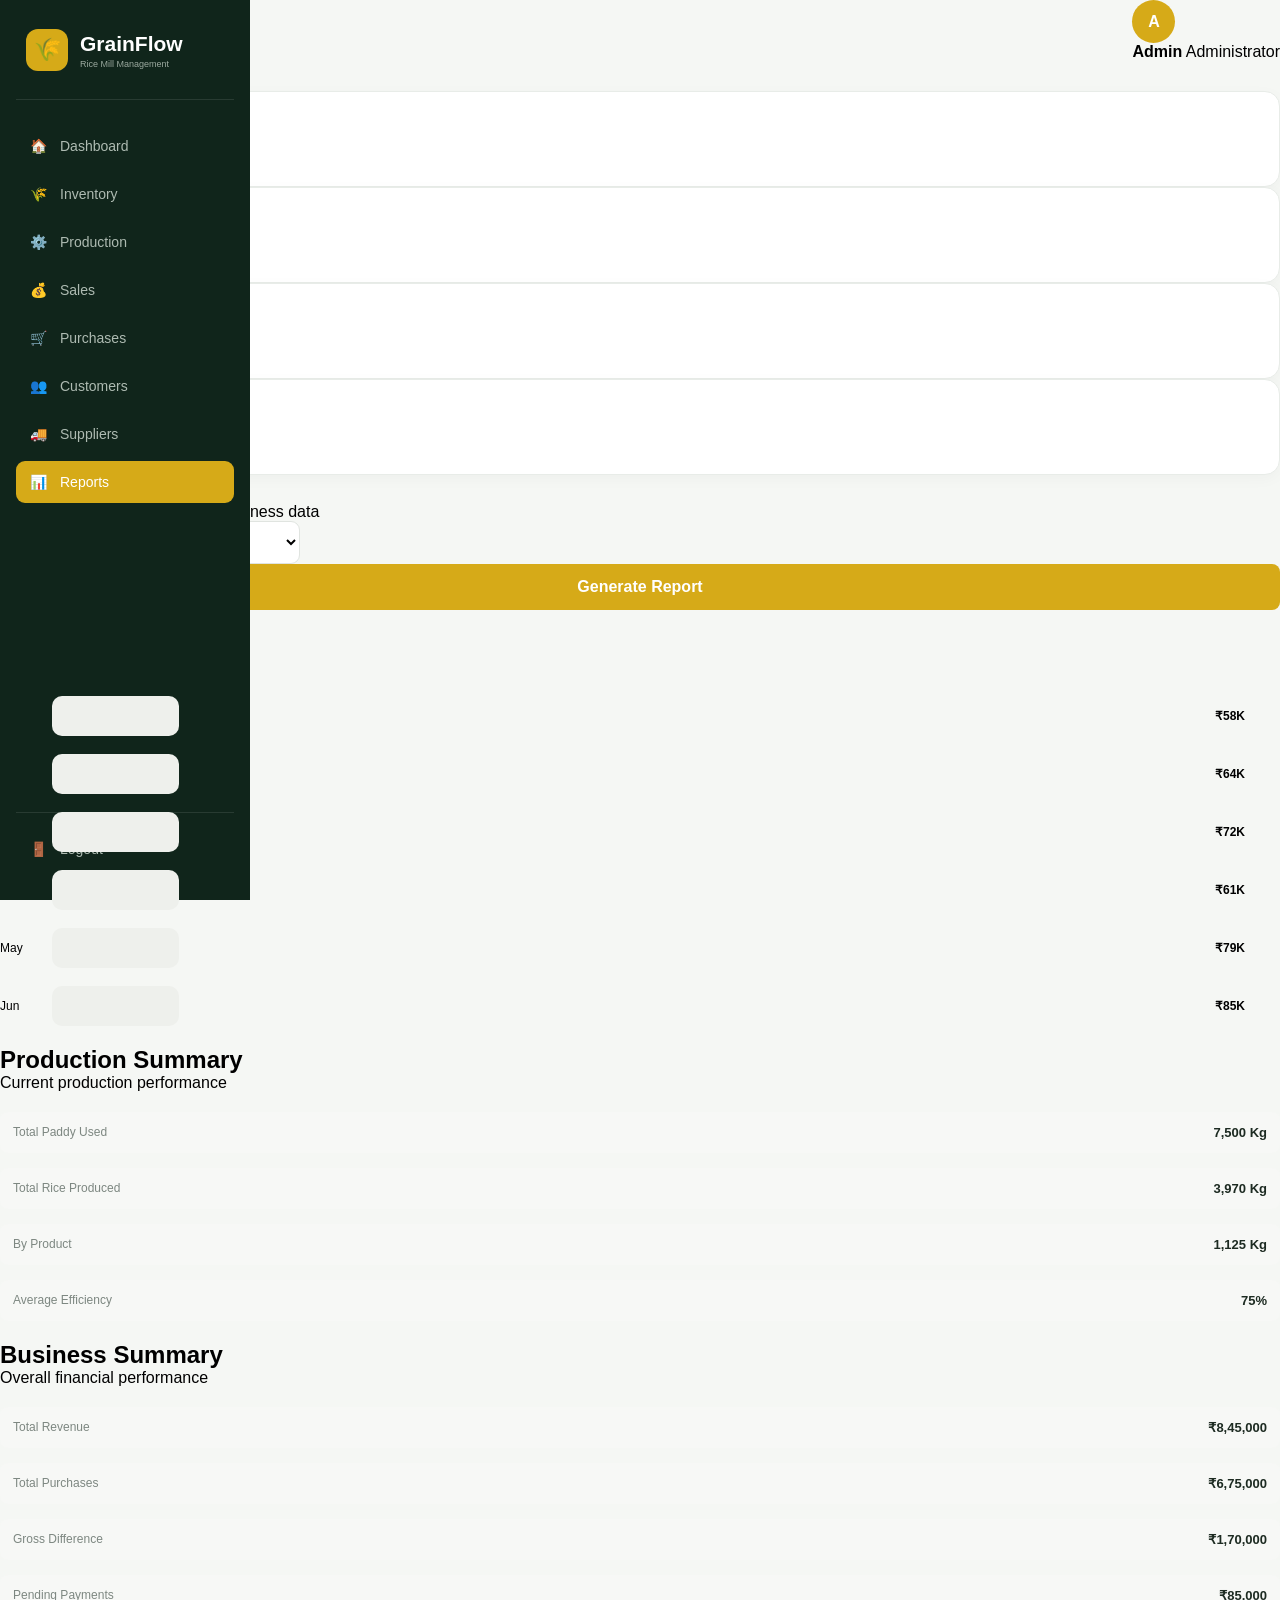
<file: GrainFlow/pages/reports.html>
<!DOCTYPE html>
<html lang="en">
<head>
    <meta charset="UTF-8">
    <meta name="viewport" content="width=device-width, initial-scale=1.0">
    <title>Reports - GrainFlow</title>

    <link rel="stylesheet" href="../CSS/style.css">
</head>

<body>

<div class="dashboard-layout">

    <!-- SIDEBAR -->
    <aside class="sidebar">

        <div class="brand">
            <div class="brand-icon">🌾</div>

            <div>
                <h2>GrainFlow</h2>
                <span>Rice Mill Management</span>
            </div>
        </div>

        <nav class="sidebar-menu">

            <a href="../HTML/dashboard.html">
                🏠 <span>Dashboard</span>
            </a>

            <a href="../HTML/inventory.html">
                🌾 <span>Inventory</span>
            </a>

            <a href="production.html">
                ⚙️ <span>Production</span>
            </a>

            <a href="sales.html">
                💰 <span>Sales</span>
            </a>

            <a href="purchases.html">
                🛒 <span>Purchases</span>
            </a>

            <a href="customers.html">
                👥 <span>Customers</span>
            </a>

            <a href="suppliers.html">
                🚚 <span>Suppliers</span>
            </a>

            <a href="reports.html" class="active">
                📊 <span>Reports</span>
            </a>

        </nav>

        <div class="sidebar-bottom">
            <a href="../index.html">
                🚪 <span>Logout</span>
            </a>
        </div>

    </aside>


    <!-- MAIN CONTENT -->
    <main class="page-content">

        <!-- TOP BAR -->
        <header class="topbar">

            <div>
                <h1>Reports</h1>
                <p>Analyze rice mill business performance</p>
            </div>

            <div class="admin-profile">

                <div class="profile-icon">A</div>

                <div>
                    <strong>Admin</strong>
                    <span>Administrator</span>
                </div>

            </div>

        </header>


        <!-- SUMMARY CARDS -->
        <section class="stats-grid">

            <div class="stat-card">

                <span class="stat-icon">💰</span>

                <div>
                    <p>Total Revenue</p>
                    <h2>₹8,45,000</h2>
                </div>

            </div>


            <div class="stat-card">

                <span class="stat-icon">🛒</span>

                <div>
                    <p>Total Purchases</p>
                    <h2>₹6,75,000</h2>
                </div>

            </div>


            <div class="stat-card">

                <span class="stat-icon">🌾</span>

                <div>
                    <p>Rice Produced</p>
                    <h2>3,970 Kg</h2>
                </div>

            </div>


            <div class="stat-card">

                <span class="stat-icon">📈</span>

                <div>
                    <p>Profit Estimate</p>
                    <h2>₹1,70,000</h2>
                </div>

            </div>

        </section>


        <!-- REPORT GENERATOR -->
        <section class="content-card">

            <div class="section-header">

                <div>
                    <h2>Generate Report</h2>
                    <p>Select a report type to analyze business data</p>
                </div>

            </div>


            <div class="report-controls">

                <select id="reportType">

                    <option value="Business Overview">
                        Business Overview
                    </option>

                    <option value="Sales Report">
                        Sales Report
                    </option>

                    <option value="Production Report">
                        Production Report
                    </option>

                    <option value="Purchase Report">
                        Purchase Report
                    </option>

                </select>


                <button
                    class="primary-btn"
                    onclick="generateReport()"
                >
                    Generate Report
                </button>

            </div>

        </section>


        <!-- MONTHLY SALES -->
        <section class="content-card report-table-card">

            <div class="section-header">

                <div>
                    <h2>Monthly Sales</h2>
                    <p>Sales performance during the year</p>
                </div>

            </div>


            <div class="report-bars">

                <div class="report-row">
                    <span>Jan</span>
                    <div class="bar">
                        <span style="width:65%"></span>
                    </div>
                    <strong>₹58K</strong>
                </div>

                <div class="report-row">
                    <span>Feb</span>
                    <div class="bar">
                        <span style="width:72%"></span>
                    </div>
                    <strong>₹64K</strong>
                </div>

                <div class="report-row">
                    <span>Mar</span>
                    <div class="bar">
                        <span style="width:80%"></span>
                    </div>
                    <strong>₹72K</strong>
                </div>

                <div class="report-row">
                    <span>Apr</span>
                    <div class="bar">
                        <span style="width:68%"></span>
                    </div>
                    <strong>₹61K</strong>
                </div>

                <div class="report-row">
                    <span>May</span>
                    <div class="bar">
                        <span style="width:88%"></span>
                    </div>
                    <strong>₹79K</strong>
                </div>

                <div class="report-row">
                    <span>Jun</span>
                    <div class="bar">
                        <span style="width:95%"></span>
                    </div>
                    <strong>₹85K</strong>
                </div>

            </div>

        </section>


        <!-- PRODUCTION SUMMARY -->
        <section class="content-card report-table-card">

            <div class="section-header">

                <div>
                    <h2>Production Summary</h2>
                    <p>Current production performance</p>
                </div>

            </div>


            <div class="report-summary">

                <div>
                    <span>Total Paddy Used</span>
                    <strong>7,500 Kg</strong>
                </div>

                <div>
                    <span>Total Rice Produced</span>
                    <strong>3,970 Kg</strong>
                </div>

                <div>
                    <span>By Product</span>
                    <strong>1,125 Kg</strong>
                </div>

                <div>
                    <span>Average Efficiency</span>
                    <strong>75%</strong>
                </div>

            </div>

        </section>


        <!-- BUSINESS SUMMARY -->
        <section class="content-card report-table-card">

            <div class="section-header">

                <div>
                    <h2>Business Summary</h2>
                    <p>Overall financial performance</p>
                </div>

            </div>


            <div class="report-summary">

                <div>
                    <span>Total Revenue</span>
                    <strong>₹8,45,000</strong>
                </div>

                <div>
                    <span>Total Purchases</span>
                    <strong>₹6,75,000</strong>
                </div>

                <div>
                    <span>Gross Difference</span>
                    <strong>₹1,70,000</strong>
                </div>

                <div>
                    <span>Pending Payments</span>
                    <strong>₹85,000</strong>
                </div>

            </div>

        </section>

    </main>

</div>


<script src="../js/reports.js"></script>

</body>
</html>
</file>
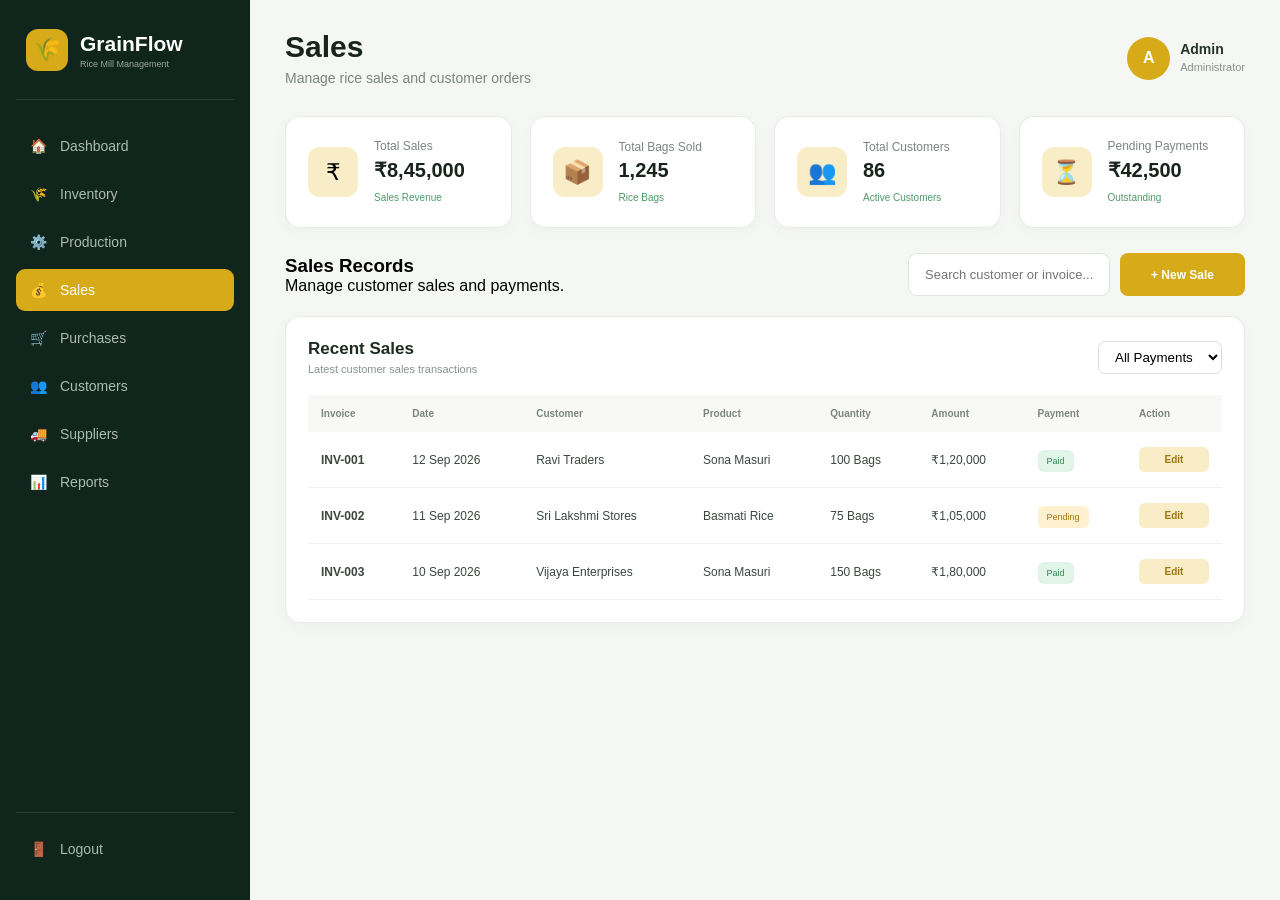
<file: GrainFlow/pages/sales.html>
<!doctype html>
<html lang="en">
  <head>
    <meta charset="UTF-8" />
    <meta name="viewport" content="width=device-width, initial-scale=1.0" />

    <title>Sales - GrainFlow</title>

    <link rel="stylesheet" href="../CSS/style.css" />
  </head>

  <body>
    <div class="dashboard">

      <!-- ================= SIDEBAR ================= -->
      <aside class="sidebar">

        <div class="brand">
          <div class="brand-icon">🌾</div>

          <div>
            <h2>GrainFlow</h2>
            <span>Rice Mill Management</span>
          </div>
        </div>

        <nav class="sidebar-menu">

          <a href="../HTML/dashboard.html">
            🏠 <span>Dashboard</span>
          </a>

          <a href="../HTML/inventory.html">
            🌾 <span>Inventory</span>
          </a>

          <a href="production.html">
            ⚙️ <span>Production</span>
          </a>

          <a href="sales.html" class="active">
            💰 <span>Sales</span>
          </a>

          <a href="purchases.html">
            🛒 <span>Purchases</span>
          </a>

          <a href="customers.html">
            👥 <span>Customers</span>
          </a>

          <a href="suppliers.html">
            🚚 <span>Suppliers</span>
          </a>

          <a href="reports.html">
            📊 <span>Reports</span>
          </a>

        </nav>

        <div class="sidebar-bottom">
          <a href="../index.html">
            🚪 <span>Logout</span>
          </a>
        </div>

      </aside>


      <!-- ================= MAIN CONTENT ================= -->
      <main class="main-content">

        <!-- TOPBAR -->
        <header class="topbar">

          <div>
            <h1>Sales</h1>
            <p>Manage rice sales and customer orders</p>
          </div>

          <div class="profile">
            <div class="profile-icon">A</div>

            <div>
              <strong>Admin</strong>
              <small>Administrator</small>
            </div>
          </div>

        </header>


        <!-- ================= SALES CONTENT ================= -->
        <section class="page-content">

          <!-- STAT CARDS -->
          <section class="stats">

            <div class="stat-card">
              <div class="stat-icon">₹</div>

              <div>
                <p>Total Sales</p>
                <h2 id="totalSales">₹8,45,000</h2>
                <span>Sales Revenue</span>
              </div>
            </div>


            <div class="stat-card">
              <div class="stat-icon">📦</div>

              <div>
                <p>Total Bags Sold</p>
                <h2 id="totalBags">1,245</h2>
                <span>Rice Bags</span>
              </div>
            </div>


            <div class="stat-card">
              <div class="stat-icon">👥</div>

              <div>
                <p>Total Customers</p>
                <h2>86</h2>
                <span>Active Customers</span>
              </div>
            </div>


            <div class="stat-card">
              <div class="stat-icon">⏳</div>

              <div>
                <p>Pending Payments</p>
                <h2 id="pendingPayments">₹42,500</h2>
                <span>Outstanding</span>
              </div>
            </div>

          </section>


          <!-- SEARCH + ACTION -->
          <section class="inventory-actions">

            <div>
              <h3>Sales Records</h3>
              <p>Manage customer sales and payments.</p>
            </div>

            <div class="action-buttons">

              <div class="search-box">
                <input
                  type="text"
                  id="salesSearch"
                  placeholder="Search customer or invoice..."
                />
              </div>

              <button
                class="add-stock-btn"
                onclick="openSalesModal()"
              >
                + New Sale
              </button>

            </div>

          </section>


          <!-- SALES TABLE -->
          <section class="panel transactions">

            <div class="panel-header">

              <div>
                <h3>Recent Sales</h3>
                <p>Latest customer sales transactions</p>
              </div>

              <select id="paymentFilter">
                <option value="all">All Payments</option>
                <option value="Paid">Paid</option>
                <option value="Pending">Pending</option>
              </select>

            </div>


            <div class="table-container">

              <table id="salesTable">

                <thead>
                  <tr>
                    <th>Invoice</th>
                    <th>Date</th>
                    <th>Customer</th>
                    <th>Product</th>
                    <th>Quantity</th>
                    <th>Amount</th>
                    <th>Payment</th>
                    <th>Action</th>
                  </tr>
                </thead>


                <tbody>

                  <tr>

                    <td>
                      <strong>INV-001</strong>
                    </td>

                    <td>12 Sep 2026</td>

                    <td>Ravi Traders</td>

                    <td>Sona Masuri</td>

                    <td>100 Bags</td>

                    <td>₹1,20,000</td>

                    <td>
                      <span class="status completed">
                        Paid
                      </span>
                    </td>

                    <td>
                      <button class="edit-btn">
                        Edit
                      </button>
                    </td>

                  </tr>


                  <tr>

                    <td>
                      <strong>INV-002</strong>
                    </td>

                    <td>11 Sep 2026</td>

                    <td>Sri Lakshmi Stores</td>

                    <td>Basmati Rice</td>

                    <td>75 Bags</td>

                    <td>₹1,05,000</td>

                    <td>
                      <span class="status pending">
                        Pending
                      </span>
                    </td>

                    <td>
                      <button class="edit-btn">
                        Edit
                      </button>
                    </td>

                  </tr>


                  <tr>

                    <td>
                      <strong>INV-003</strong>
                    </td>

                    <td>10 Sep 2026</td>

                    <td>Vijaya Enterprises</td>

                    <td>Sona Masuri</td>

                    <td>150 Bags</td>

                    <td>₹1,80,000</td>

                    <td>
                      <span class="status completed">
                        Paid
                      </span>
                    </td>

                    <td>
                      <button class="edit-btn">
                        Edit
                      </button>
                    </td>

                  </tr>

                </tbody>

              </table>

            </div>

          </section>

        </section>

      </main>

    </div>


    <!-- ================= NEW SALE MODAL ================= -->

    <div
      class="modal-overlay"
      id="salesModal"
    >

      <div class="modal">

        <div class="modal-header">

          <div>
            <h2>New Sale</h2>
            <p>Create a new rice sales record</p>
          </div>

          <button
            class="close-btn"
            onclick="closeSalesModal()"
          >
            ×
          </button>

        </div>


        <form id="salesForm">

          <label>Invoice Number</label>

          <input
            type="text"
            id="invoiceNumber"
            placeholder="Example: INV-004"
            required
          />


          <label>Sale Date</label>

          <input
            type="date"
            id="saleDate"
            required
          />


          <label>Customer</label>

          <input
            type="text"
            id="customerName"
            placeholder="Enter customer name"
            required
          />


          <label>Product</label>

          <select
            id="saleProduct"
            required
          >

            <option value="">
              Select Product
            </option>

            <option value="Sona Masuri">
              Sona Masuri
            </option>

            <option value="Basmati Rice">
              Basmati Rice
            </option>

            <option value="Broken Rice">
              Broken Rice
            </option>

          </select>


          <label>Quantity (Bags)</label>

          <input
            type="number"
            id="saleQuantity"
            placeholder="Enter number of bags"
            min="1"
            required
          />


          <label>Price per Bag (₹)</label>

          <input
            type="number"
            id="pricePerBag"
            placeholder="Enter price per bag"
            min="1"
            required
          />


          <label>Total Amount (₹)</label>

          <input
            type="number"
            id="saleAmount"
            placeholder="Auto calculated"
            min="0"
            readonly
          />


          <label>Payment Status</label>

          <select
            id="paymentStatus"
            required
          >

            <option value="">
              Select Payment Status
            </option>

            <option value="Paid">
              Paid
            </option>

            <option value="Pending">
              Pending
            </option>

          </select>


          <div class="modal-buttons">

            <button
              type="button"
              class="cancel-btn"
              onclick="closeSalesModal()"
            >
              Cancel
            </button>

            <button
              type="submit"
              class="add-stock-btn"
            >
              Add Sale
            </button>

          </div>

        </form>

      </div>

    </div>


    <!-- SALES JAVASCRIPT -->
    <script src="../js/sales.js"></script>

  </body>
</html>
</file>
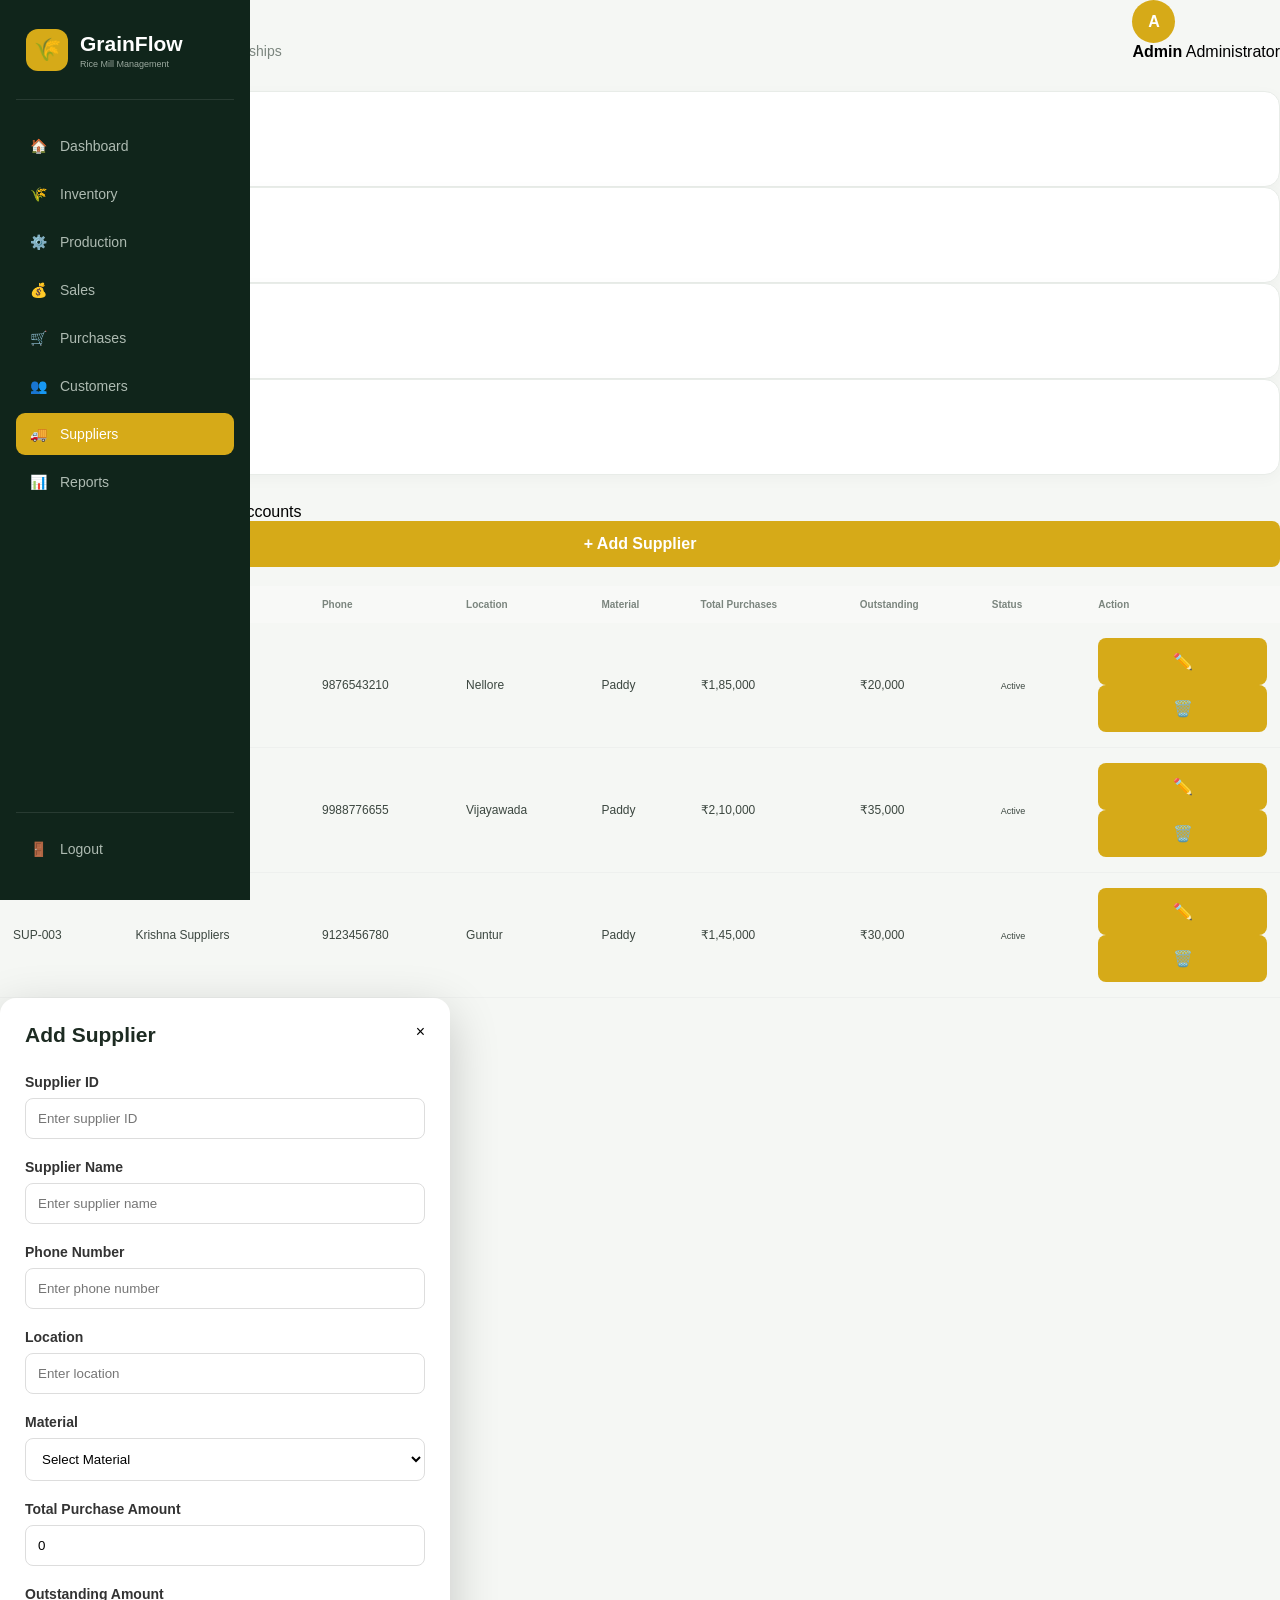
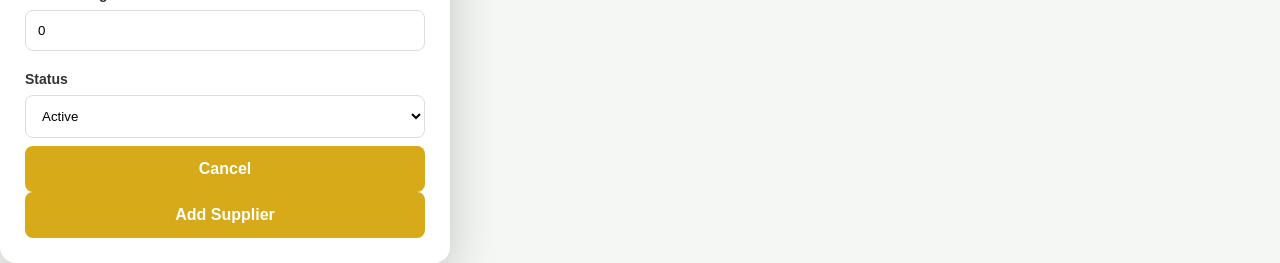
<file: GrainFlow/pages/suppliers.html>
<!DOCTYPE html>
<html lang="en">
<head>
    <meta charset="UTF-8">
    <meta name="viewport" content="width=device-width, initial-scale=1.0">
    <title>Suppliers - GrainFlow</title>

    <link rel="stylesheet" href="../CSS/style.css">
</head>

<body>

<div class="dashboard-layout">

    <!-- SIDEBAR -->
    <aside class="sidebar">

        <div class="brand">
            <div class="brand-icon">🌾</div>

            <div>
                <h2>GrainFlow</h2>
                <span>Rice Mill Management</span>
            </div>
        </div>

        <nav class="sidebar-menu">

            <a href="../HTML/dashboard.html">
                🏠 <span>Dashboard</span>
            </a>

            <a href="../HTML/inventory.html">
                🌾 <span>Inventory</span>
            </a>

            <a href="production.html">
                ⚙️ <span>Production</span>
            </a>

            <a href="sales.html">
                💰 <span>Sales</span>
            </a>

            <a href="purchases.html">
                🛒 <span>Purchases</span>
            </a>

            <a href="customers.html">
                👥 <span>Customers</span>
            </a>

            <a href="suppliers.html" class="active">
                🚚 <span>Suppliers</span>
            </a>

            <a href="reports.html">
                📊 <span>Reports</span>
            </a>

        </nav>

        <div class="sidebar-bottom">
            <a href="../index.html">
                🚪 <span>Logout</span>
            </a>
        </div>

    </aside>


    <!-- MAIN CONTENT -->
    <main class="page-content">

        <!-- TOP BAR -->
        <header class="topbar">

            <div>
                <h1>Suppliers</h1>
                <p>Manage suppliers and purchase relationships</p>
            </div>

            <div class="admin-profile">

                <div class="profile-icon">A</div>

                <div>
                    <strong>Admin</strong>
                    <span>Administrator</span>
                </div>

            </div>

        </header>


        <!-- SUMMARY CARDS -->
        <section class="stats-grid">

            <div class="stat-card">

                <span class="stat-icon">🚚</span>

                <div>
                    <p>Total Suppliers</p>
                    <h2 id="totalSuppliers">24</h2>
                </div>

            </div>


            <div class="stat-card">

                <span class="stat-icon">🌾</span>

                <div>
                    <p>Active Suppliers</p>
                    <h2 id="activeSuppliers">22</h2>
                </div>

            </div>


            <div class="stat-card">

                <span class="stat-icon">💰</span>

                <div>
                    <p>Total Purchases</p>
                    <h2 id="supplierPurchases">₹6,75,000</h2>
                </div>

            </div>


            <div class="stat-card">

                <span class="stat-icon">⏳</span>

                <div>
                    <p>Pending Payments</p>
                    <h2 id="supplierPending">₹85,000</h2>
                </div>

            </div>

        </section>


        <!-- SUPPLIER SECTION -->
        <section class="content-card">

            <div class="section-header">

                <div>
                    <h2>Supplier Records</h2>
                    <p>Manage supplier information and accounts</p>
                </div>

                <button
                    class="primary-btn"
                    onclick="openSupplierModal()"
                >
                    + Add Supplier
                </button>

            </div>


            <!-- SEARCH -->
            <div class="search-filter">

                <input
                    type="text"
                    id="supplierSearch"
                    placeholder="Search suppliers..."
                    onkeyup="searchSuppliers()"
                >

            </div>


            <!-- SUPPLIER TABLE -->
            <div class="table-container">

                <table id="supplierTable">

                    <thead>

                        <tr>
                            <th>Supplier ID</th>
                            <th>Name</th>
                            <th>Phone</th>
                            <th>Location</th>
                            <th>Material</th>
                            <th>Total Purchases</th>
                            <th>Outstanding</th>
                            <th>Status</th>
                            <th>Action</th>
                        </tr>

                    </thead>


                    <tbody>

                        <tr>

                            <td>SUP-001</td>

                            <td>Ravi Traders</td>

                            <td>9876543210</td>

                            <td>Nellore</td>

                            <td>Paddy</td>

                            <td>₹1,85,000</td>

                            <td>₹20,000</td>

                            <td>
                                <span class="status paid">
                                    Active
                                </span>
                            </td>

                            <td>
                                <button class="action-btn">✏️</button>
                                <button class="action-btn">🗑️</button>
                            </td>

                        </tr>


                        <tr>

                            <td>SUP-002</td>

                            <td>Green Agro</td>

                            <td>9988776655</td>

                            <td>Vijayawada</td>

                            <td>Paddy</td>

                            <td>₹2,10,000</td>

                            <td>₹35,000</td>

                            <td>
                                <span class="status paid">
                                    Active
                                </span>
                            </td>

                            <td>
                                <button class="action-btn">✏️</button>
                                <button class="action-btn">🗑️</button>
                            </td>

                        </tr>


                        <tr>

                            <td>SUP-003</td>

                            <td>Krishna Suppliers</td>

                            <td>9123456780</td>

                            <td>Guntur</td>

                            <td>Paddy</td>

                            <td>₹1,45,000</td>

                            <td>₹30,000</td>

                            <td>
                                <span class="status paid">
                                    Active
                                </span>
                            </td>

                            <td>
                                <button class="action-btn">✏️</button>
                                <button class="action-btn">🗑️</button>
                            </td>

                        </tr>


                    </tbody>

                </table>

            </div>

        </section>

    </main>

</div>


<!-- ADD SUPPLIER MODAL -->
<div id="supplierModal" class="modal">

    <div class="modal-content">

        <div class="modal-header">

            <h2>Add Supplier</h2>

            <span
                class="close"
                onclick="closeSupplierModal()"
            >
                &times;
            </span>

        </div>


        <form id="supplierForm">

            <div class="form-group">

                <label>Supplier ID</label>

                <input
                    type="text"
                    id="supplierId"
                    placeholder="Enter supplier ID"
                    required
                >

            </div>


            <div class="form-group">

                <label>Supplier Name</label>

                <input
                    type="text"
                    id="supplierName"
                    placeholder="Enter supplier name"
                    required
                >

            </div>


            <div class="form-group">

                <label>Phone Number</label>

                <input
                    type="tel"
                    id="supplierPhone"
                    placeholder="Enter phone number"
                    required
                >

            </div>


            <div class="form-group">

                <label>Location</label>

                <input
                    type="text"
                    id="supplierLocation"
                    placeholder="Enter location"
                    required
                >

            </div>


            <div class="form-group">

                <label>Material</label>

                <select id="supplierMaterial" required>

                    <option value="">
                        Select Material
                    </option>

                    <option value="Paddy">
                        Paddy
                    </option>

                    <option value="Rice">
                        Rice
                    </option>

                </select>

            </div>


            <div class="form-group">

                <label>Total Purchase Amount</label>

                <input
                    type="number"
                    id="supplierPurchaseAmount"
                    min="0"
                    value="0"
                >

            </div>


            <div class="form-group">

                <label>Outstanding Amount</label>

                <input
                    type="number"
                    id="supplierOutstanding"
                    min="0"
                    value="0"
                >

            </div>


            <div class="form-group">

                <label>Status</label>

                <select id="supplierStatus">

                    <option value="Active">
                        Active
                    </option>

                    <option value="Inactive">
                        Inactive
                    </option>

                </select>

            </div>


            <div class="modal-actions">

                <button
                    type="button"
                    class="secondary-btn"
                    onclick="closeSupplierModal()"
                >
                    Cancel
                </button>

                <button
                    type="submit"
                    class="primary-btn"
                >
                    Add Supplier
                </button>

            </div>

        </form>

    </div>

</div>


<script src="../js/suppliers.js"></script>

</body>
</html>
</file>
<file: GrainFlow/CSS/style.css>
* {
  margin: 0;
  padding: 0;
  box-sizing: border-box;
  font-family: Arial, sans-serif;
}

body {
  min-height: 100vh;
  background: #f5f7f4;
}

.login-container {
  display: flex;
  min-height: 100vh;
}

/* LEFT IMAGE */

.login-image {
  width: 55%;
  background-image: url("../images/grainflow.jpg");
  background-size: cover;
  background-position: center;
  position: relative;
}

.overlay {
  position: absolute;
  inset: 0;
  background: linear-gradient(90deg, rgba(0, 0, 0, 0.7), rgba(0, 0, 0, 0.2));

  display: flex;
  flex-direction: column;
  justify-content: center;
  padding: 60px;
  color: white;
}

.overlay h1 {
  font-size: 52px;
  margin-bottom: 12px;
}

.overlay p {
  font-size: 18px;
}

/* LOGIN BOX */

.login-box {
  width: 45%;
  background: white;

  display: flex;
  flex-direction: column;
  justify-content: center;

  padding: 70px;
}

.logo {
  width: 55px;
  height: 55px;

  display: flex;
  align-items: center;
  justify-content: center;

  background: #f1c84b;
  border-radius: 14px;

  font-size: 28px;
  margin-bottom: 25px;
}

.login-box h2 {
  font-size: 32px;
  color: #222;
  margin-bottom: 8px;
}

.subtitle {
  color: #777;
  margin-bottom: 35px;
}

/* FORM */

form label {
  display: block;
  margin-bottom: 8px;
  font-size: 14px;
  font-weight: 600;
  color: #333;
}

input[type="email"],
input[type="password"] {
  width: 100%;
  padding: 14px;

  border: 1px solid #ddd;
  border-radius: 8px;

  margin-bottom: 20px;
  outline: none;
}

input:focus {
  border-color: #d6a900;
}

.options {
  display: flex;
  justify-content: space-between;
  align-items: center;

  font-size: 13px;
  margin-bottom: 25px;
}

.remember {
  display: flex !important;
  gap: 6px;
  align-items: center;
  margin: 0 !important;
}

.options a {
  text-decoration: none;
  color: #b58b00;
}

button {
  width: 100%;
  padding: 14px;

  border: none;
  border-radius: 8px;

  background: #d6aa18;
  color: white;

  font-size: 16px;
  font-weight: bold;

  cursor: pointer;
}

button:hover {
  background: #b88f0c;
}

.footer-text {
  text-align: center;
  color: #999;
  font-size: 12px;
  margin-top: 35px;
}

/* MOBILE */

@media (max-width: 768px) {
  .login-container {
    flex-direction: column;
  }

  .login-image {
    width: 100%;
    height: 250px;
  }

  .login-box {
    width: 100%;
    padding: 40px 25px;
  }

  .overlay {
    padding: 30px;
  }

  .overlay h1 {
    font-size: 38px;
  }
}

/* =========================================
   GRAINFLOW DASHBOARD
   ========================================= */

.dashboard {
  display: flex;
  min-height: 100vh;
  background: #f5f7f4;
}

/* SIDEBAR */

.sidebar {
  width: 250px;
  min-height: 100vh;
  background: #10251b;
  color: white;
  padding: 24px 16px;
  display: flex;
  flex-direction: column;
  position: fixed;
  left: 0;
  top: 0;
  bottom: 0;
}

.brand {
  display: flex;
  align-items: center;
  gap: 12px;
  padding: 5px 10px 28px;
  border-bottom: 1px solid rgba(255, 255, 255, 0.1);
}

.brand-icon {
  width: 42px;
  height: 42px;
  background: #d6aa18;
  border-radius: 12px;
  display: flex;
  align-items: center;
  justify-content: center;
  font-size: 22px;
}

.brand h2 {
  font-size: 21px;
  margin: 0;
}

.brand span {
  display: block;
  color: #9ba99f;
  font-size: 9px;
  margin-top: 3px;
}

/* SIDEBAR MENU */

.sidebar-menu {
  margin-top: 25px;
}

.sidebar a {
  text-decoration: none;
  color: #aebbb2;
}

.sidebar-menu a,
.sidebar-bottom a {
  display: flex;
  align-items: center;
  gap: 13px;
  padding: 13px 14px;
  margin-bottom: 6px;
  border-radius: 9px;
  font-size: 14px;
  transition: 0.3s;
}

.sidebar-menu a:hover,
.sidebar-bottom a:hover,
.sidebar-menu a.active {
  background: #d6aa18;
  color: white;
}

.sidebar-bottom {
  margin-top: auto;
  border-top: 1px solid rgba(255, 255, 255, 0.1);
  padding-top: 15px;
}

/* MAIN CONTENT */

.main-content {
  margin-left: 250px;
  width: calc(100% - 250px);
  padding: 30px 35px;
}

/* TOP BAR */

.topbar {
  display: flex;
  justify-content: space-between;
  align-items: center;
  margin-bottom: 30px;
}

.topbar h1 {
  font-size: 30px;
  color: #17231c;
  margin-bottom: 6px;
}

.topbar p {
  color: #7b857e;
  font-size: 14px;
}

.profile {
  display: flex;
  align-items: center;
  gap: 10px;
}

.profile-icon {
  width: 43px;
  height: 43px;
  background: #d6aa18;
  border-radius: 50%;
  display: flex;
  align-items: center;
  justify-content: center;
  color: white;
  font-weight: bold;
}

.profile strong {
  display: block;
  font-size: 14px;
  color: #26332b;
}

.profile small {
  color: #89938d;
  font-size: 11px;
}

/* STAT CARDS */

.stats {
  display: grid;
  grid-template-columns: repeat(4, 1fr);
  gap: 18px;
  margin-bottom: 25px;
}

.stat-card {
  background: white;
  border-radius: 15px;
  padding: 22px;
  display: flex;
  align-items: center;
  gap: 16px;
  border: 1px solid #e8ece8;
  box-shadow: 0 4px 15px rgba(0, 0, 0, 0.03);
}

.stat-icon {
  width: 50px;
  height: 50px;
  border-radius: 12px;
  background: #f8edc7;
  display: flex;
  align-items: center;
  justify-content: center;
  font-size: 23px;
}

.stat-card p {
  color: #7c857f;
  font-size: 12px;
  margin-bottom: 5px;
}

.stat-card h2 {
  font-size: 20px;
  color: #17231c;
  margin-bottom: 5px;
}

.stat-card span {
  color: #4c9a68;
  font-size: 10px;
}

/* DASHBOARD GRID */

.dashboard-grid {
  display: grid;
  grid-template-columns: 1.5fr 1fr;
  gap: 20px;
  margin-bottom: 20px;
}

.panel {
  background: white;
  border: 1px solid #e8ece8;
  border-radius: 15px;
  padding: 22px;
  box-shadow: 0 4px 15px rgba(0, 0, 0, 0.03);
}

.panel-header {
  display: flex;
  justify-content: space-between;
  align-items: center;
  margin-bottom: 20px;
}

.panel-header h3 {
  color: #1d2b22;
  font-size: 17px;
  margin-bottom: 4px;
}

.panel-header p {
  color: #89938d;
  font-size: 11px;
}

.panel-header select {
  padding: 7px 12px;
  border: 1px solid #ddd;
  border-radius: 7px;
  background: white;
}

/* SIMPLE CHART */

.chart-placeholder {
  height: 220px;
  display: flex;
  align-items: end;
  justify-content: space-around;
  gap: 15px;
  padding: 20px 10px 5px;
  border-bottom: 1px solid #e5e8e5;
}

.bar {
  width: 11%;
  background: #d6aa18;
  border-radius: 7px 7px 0 0;
  position: relative;
  min-height: 40px;
}

.bar span {
  position: absolute;
  top: 100%;
  left: 50%;
  transform: translateX(-50%);
  margin-top: 8px;
  font-size: 10px;
  color: #8b948e;
}

.b1 {
  height: 45%;
}
.b2 {
  height: 60%;
}
.b3 {
  height: 52%;
}
.b4 {
  height: 75%;
}
.b5 {
  height: 65%;
}
.b6 {
  height: 88%;
}

/* LOW STOCK */

.alert-count {
  background: #f9e2df;
  color: #c44c42;
  width: 28px;
  height: 28px;
  border-radius: 50%;
  display: flex;
  align-items: center;
  justify-content: center;
  font-size: 12px;
  font-weight: bold;
}

.stock-item {
  display: flex;
  justify-content: space-between;
  align-items: center;
  padding: 14px 0;
  border-bottom: 1px solid #eef0ee;
}

.stock-item:last-child {
  border-bottom: none;
}

.stock-item strong {
  display: block;
  font-size: 13px;
  color: #27342c;
}

.stock-item small {
  display: block;
  color: #929a95;
  font-size: 10px;
  margin-top: 4px;
}

.danger,
.warning {
  padding: 6px 9px;
  border-radius: 6px;
  font-size: 9px;
}

.danger {
  background: #fce7e5;
  color: #c24b42;
}

.warning {
  background: #fff3d2;
  color: #a57a09;
}

/* TRANSACTIONS */

.transactions {
  margin-bottom: 30px;
}

.view-btn {
  border: none;
  background: #f8edc7;
  color: #9b770d;
  padding: 8px 13px;
  border-radius: 7px;
  cursor: pointer;
  font-size: 11px;
}

.table-container {
  overflow-x: auto;
}

table {
  width: 100%;
  border-collapse: collapse;
}

th {
  text-align: left;
  background: #f8f9f7;
  color: #7b857e;
  font-size: 10px;
  padding: 13px;
}

td {
  padding: 15px 13px;
  border-bottom: 1px solid #eef0ee;
  font-size: 12px;
  color: #3c4740;
}

.status {
  padding: 6px 9px;
  border-radius: 6px;
  font-size: 9px;
}

.completed {
  background: #e2f4e7;
  color: #398653;
}

.pending {
  background: #fff1cf;
  color: #a2760a;
}

/* RESPONSIVE */

@media (max-width: 1100px) {
  .stats {
    grid-template-columns: repeat(2, 1fr);
  }

  .dashboard-grid {
    grid-template-columns: 1fr;
  }
}

@media (max-width: 768px) {
  .sidebar {
    width: 70px;
    padding: 20px 10px;
  }

  .brand div:not(.brand-icon),
  .sidebar a span {
    display: none;
  }

  .brand {
    border: none;
    padding: 0;
    justify-content: center;
  }

  .sidebar-menu a,
  .sidebar-bottom a {
    justify-content: center;
  }

  .main-content {
    margin-left: 70px;
    width: calc(100% - 70px);
    padding: 20px;
  }

  .stats {
    grid-template-columns: 1fr;
  }

  .topbar {
    align-items: flex-start;
  }

  .profile {
    display: none;
  }
}

/* =========================================
   INVENTORY ACTIONS
   ========================================= */

.inventory-actions {
  display: flex;
  justify-content: space-between;
  align-items: center;
  gap: 20px;
  margin: 20px 0;
}

.search-box {
  flex: 1;
}

.search-box input {
  width: 100%;
  max-width: 420px;
  padding: 13px 16px;
  border: 1px solid #e0e4e0;
  border-radius: 9px;
  outline: none;
  background: white;
  font-size: 13px;
}

.search-box input:focus {
  border-color: #d6aa18;
}

.action-buttons {
  display: flex;
  gap: 10px;
}

.add-stock-btn,
.stock-out-btn {
  width: auto;
  min-width: 125px;
  padding: 12px 18px;
  border: none;
  border-radius: 8px;
  color: white;
  font-size: 12px;
  font-weight: 600;
  cursor: pointer;
}

.add-stock-btn {
  background: #d6aa18;
}

.add-stock-btn:hover {
  background: #b88f0c;
}

.stock-out-btn {
  background: #10251b;
}

.stock-out-btn:hover {
  background: #1d3a2b;
}

/* EDIT BUTTON */

.edit-btn {
  border: none;
  background: #f8edc7;
  color: #9b770d;
  padding: 7px 14px;
  border-radius: 6px;
  font-size: 10px;
  cursor: pointer;
}

.edit-btn:hover {
  background: #d6aa18;
  color: white;
}

/* INVENTORY MODAL */

.modal-overlay {
  display: none;
  position: fixed;
  inset: 0;
  background: rgba(0, 0, 0, 0.55);
  align-items: center;
  justify-content: center;
  z-index: 1000;
}

.modal {
  width: 450px;
  max-width: 90%;
  background: white;
  border-radius: 16px;
  padding: 25px;
  box-shadow: 0 15px 50px rgba(0, 0, 0, 0.2);
}

.modal-header {
  display: flex;
  justify-content: space-between;
  align-items: flex-start;
  margin-bottom: 22px;
}

.modal-header h2 {
  margin: 0 0 5px;
  color: #1d2b22;
  font-size: 21px;
}

.modal-header p {
  margin: 0;
  color: #89938d;
  font-size: 11px;
}

.close-btn {
  width: 32px;
  height: 32px;
  border: none;
  background: #f2f3f1;
  color: #555;
  border-radius: 50%;
  font-size: 20px;
  cursor: pointer;
}

.modal form label {
  margin-top: 12px;
}

.modal form input,
.modal form select {
  width: 100%;
  padding: 12px;
  border: 1px solid #ddd;
  border-radius: 8px;
  margin-bottom: 8px;
  outline: none;
  background: white;
}

.modal form input:focus,
.modal form select:focus {
  border-color: #d6aa18;
}

.modal-buttons {
  display: flex;
  justify-content: flex-end;
  gap: 10px;
  margin-top: 20px;
}

.modal-buttons button {
  width: auto;
}

.cancel-btn {
  padding: 12px 18px;
  border: 1px solid #ddd;
  background: white;
  color: #555;
  border-radius: 8px;
  cursor: pointer;
}

/* mobile-view */

@media (max-width: 768px) {
  .inventory-actions {
    flex-direction: column;
    align-items: stretch;
  }

  .search-box input {
    max-width: 100%;
  }

  .action-buttons {
    width: 100%;
  }

  .action-buttons button {
    flex: 1;
  }

  .modal {
    width: 95%;
  }
}
/* =========================
   REPORTS
========================= */

#reportType {
  width: 100%;
  max-width: 300px;
  padding: 12px 15px;
  border: 1px solid #e0e4e0;
  border-radius: 9px;
  background: white;
  outline: none;
  font-size: 13px;
}

.report-bars {
  margin-top: 20px;
}

.report-row {
  display: grid;
  grid-template-columns: 40px 1fr 65px;
  align-items: center;
  gap: 12px;
  margin-bottom: 18px;
  font-size: 12px;
}

.report-row .bar {
  height: 9px;
  background: #eef0ec;
  border-radius: 10px;
  overflow: hidden;
}

.report-row .bar span {
  display: block;
  height: 100%;
  background: #d6aa18;
  border-radius: 10px;
}

.report-summary {
  display: grid;
  gap: 15px;
  margin-top: 20px;
}

.report-summary div {
  display: flex;
  justify-content: space-between;
  padding: 13px;
  background: #f7f8f6;
  border-radius: 8px;
}

.report-summary span {
  color: #7d8781;
  font-size: 12px;
}

.report-summary strong {
  color: #1d2b22;
  font-size: 13px;
}

.report-table-card {
  margin-top: 20px;
}
</file>
